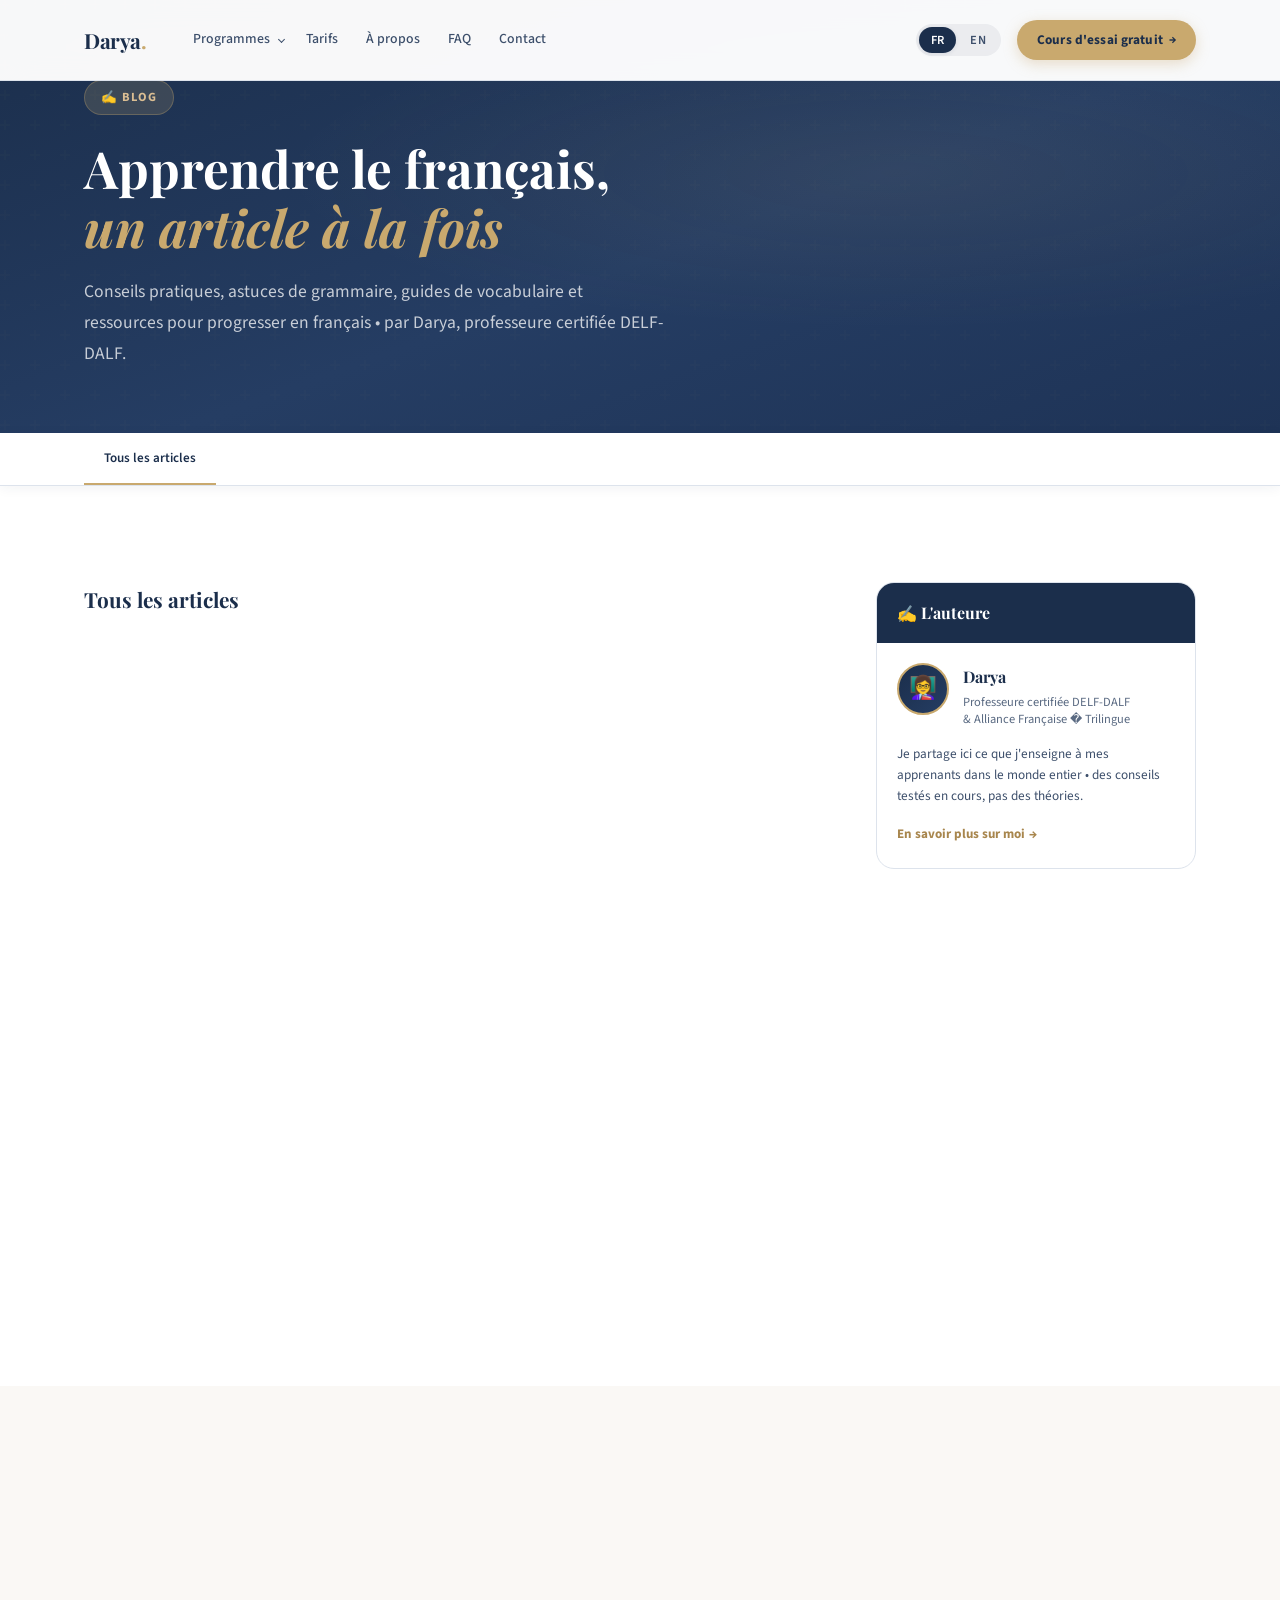
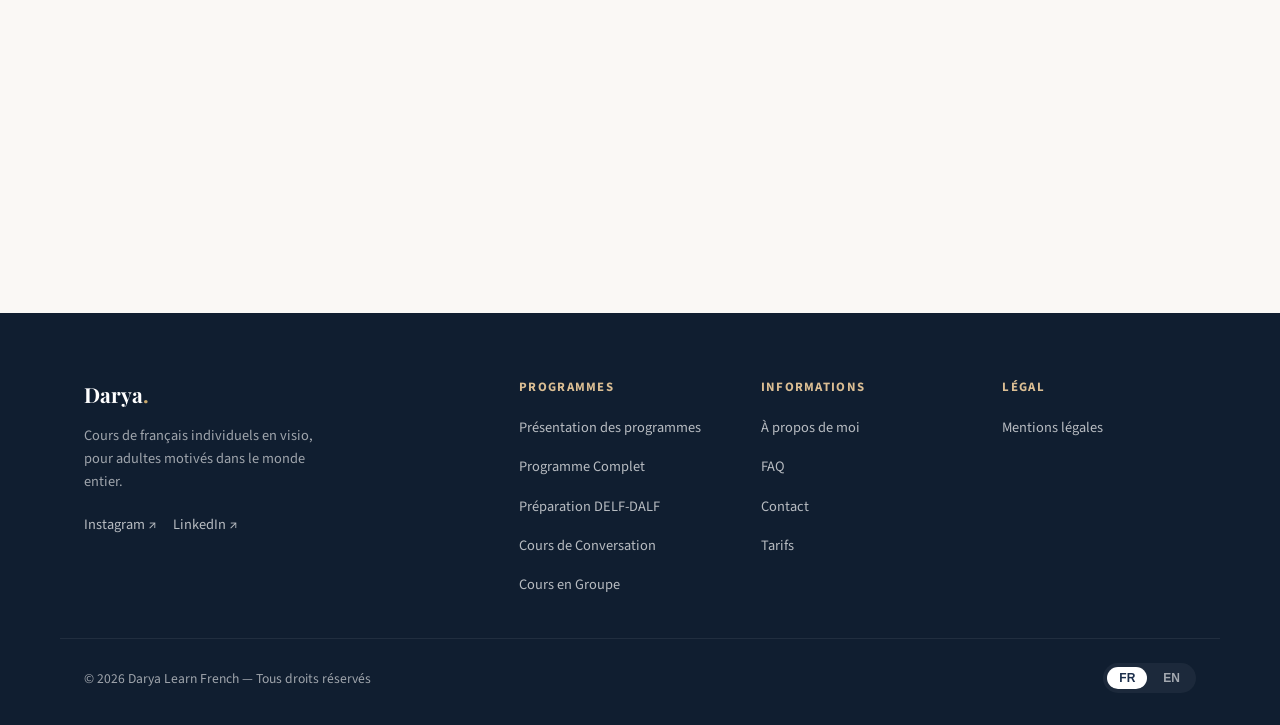
<file: blog.html>
<!DOCTYPE html>
<html lang="fr" data-lang="fr">

<head>
  <meta charset="UTF-8" />
  <meta name="viewport" content="width=device-width, initial-scale=1.0" />

  <!-- ══ SEO META ══ -->
  <title lang="fr">Blog — Conseils pour apprendre le français | Darya Learn French</title>
  <meta name="description"
    content="Conseils pratiques, astuces et ressources pour apprendre le français en ligne. Grammaire, vocabulaire, DELF/DALF, prononciation. Cours individuels ou en groupes — par Darya, professeure certifiée." />
  <!-- EN meta description removed (only FR kept for single-URL bilingual): <meta name="description" lang="en" content="Practical tips, tricks and resources to learn French online. Grammar, vocabulary, DELF/DALF, pronunciation. Individual or group classes — by Darya, certified French teacher." /> -->
  <link rel="canonical" href="https://daryalearnfrench.com/blog" />
  <link rel="alternate" hreflang="fr" href="https://daryalearnfrench.com/blog" />
  <link rel="alternate" hreflang="en" href="https://daryalearnfrench.com/en/blog" />
  <link rel="alternate" hreflang="x-default" href="https://daryalearnfrench.com/blog" />

  <!-- ══ OPEN GRAPH ══ -->
  <meta property="og:type" content="website" />
  <meta property="og:url" content="https://daryalearnfrench.com/blog" />
  <meta property="og:title" content="Blog — Conseils pour apprendre le français | Darya Learn French" />
  <meta property="og:description"
    content="Conseils pratiques et ressources pour progresser en français. Cours individuels ou en groupes — par une professeure certifiée DELF-DALF." />
  <meta property="og:image" content="https://daryalearnfrench.com/assets/og-image.jpg" />
  <meta name="twitter:card" content="summary_large_image" />

  <!-- ══ SCHEMA.ORG ══ -->
  <script type="application/ld+json">
  {
    "@context": "https://schema.org",
    "@graph": [
      {
        "@type": "Blog",
        "@id": "https://daryalearnfrench.com/blog",
        "name": "Blog — Darya Learn French",
        "url": "https://daryalearnfrench.com/blog",
        "description": "Conseils, astuces et ressources pour apprendre le français. Cours individuels ou en groupes avec une professeure certifiée DELF-DALF",
        "inLanguage": ["fr", "en"],
        "author": {
          "@type": "Person",
          "@id": "https://daryalearnfrench.com/#darya",
          "name": "Darya",
          "jobTitle": "Professeure de français certifiée DELF-DALF",
          "url": "https://daryalearnfrench.com/"
        },
        "publisher": {
          "@type": "EducationalOrganization",
          "name": "Darya Learn French",
          "url": "https://daryalearnfrench.com/"
        }
      },
      {
        "@type": "BreadcrumbList",
        "itemListElement": [
          { "@type": "ListItem", "position": 1, "name": "Accueil", "item": "https://daryalearnfrench.com/" },
          { "@type": "ListItem", "position": 2, "name": "Blog", "item": "https://daryalearnfrench.com/blog" }
        ]
      }
    ]
  }
  </script>

  <!-- ══ FONTS ══ -->
  <link rel="preconnect" href="https://fonts.googleapis.com" />
  <link rel="preconnect" href="https://fonts.gstatic.com" crossorigin />
  <link
    href="https://fonts.googleapis.com/css2?family=Playfair+Display:ital,wght@0,400;0,600;0,700;1,400;1,600&family=Source+Sans+3:wght@300;400;500;600;700&display=swap"
    rel="stylesheet" />

  <style>
    /* ══════════════════════════════════════════
       CSS VARIABLES — DESIGN SYSTEM
    ══════════════════════════════════════════ */
    :root {
      --navy: #1B2E4B;
      --navy-mid: #253d63;
      --navy-light: #3a5880;
      --gold: #C9A96E;
      --gold-light: #dbbe93;
      --gold-dark: #a8864d;
      --cream: #FAF8F5;
      --cream-dark: #F0EBE2;
      --white: #FFFFFF;
      --text: #1A2840;
      --text-mid: #3d4f6b;
      --text-muted: #5a6a82;
      --border: #dde3ec;
      --shadow: rgba(27, 46, 75, 0.10);
      --shadow-lg: rgba(27, 46, 75, 0.18);
      --font-display: 'Playfair Display', Georgia, serif;
      --font-body: 'Source Sans 3', 'Helvetica Neue', sans-serif;
      --section-py: 96px;
      --container: 1160px;
      --radius: 10px;
      --radius-lg: 18px;
      --transition: 0.25s ease;
    }

    /* ══ RESET & BASE ══ */
    *,
    *::before,
    *::after {
      box-sizing: border-box;
      margin: 0;
      padding: 0;
    }

    html {
      scroll-behavior: smooth;
      font-size: 16px;
    }

    body {
      font-family: var(--font-body);
      color: var(--text);
      background: var(--white);
      line-height: 1.7;
      -webkit-font-smoothing: antialiased;
      padding-top: 68px;
    }

    img {
      max-width: 100%;
      display: block;
    }

    a {
      color: inherit;
      text-decoration: none;
    }

    /* ══ LANG VISIBILITY ══ */
    body.en .lang-fr {
      display: none;
    }

    body.fr .lang-en {
      display: none;
    }

    body:not(.en):not(.fr) .lang-en {
      display: none;
    }

    .container {
      max-width: var(--container);
      margin: 0 auto;
      padding: 0 24px;
    }

    .section {
      padding: var(--section-py) 0;
    }

    .section--alt {
      background: var(--cream);
    }

    /* ══ ANIMATIONS ══ */
    .fade-up {
      opacity: 0;
      transform: translateY(28px);
      transition: opacity 0.65s ease, transform 0.65s ease;
    }

    .fade-up.visible {
      opacity: 1;
      transform: translateY(0);
    }

    .fade-up:nth-child(2) {
      transition-delay: 0.08s;
    }

    .fade-up:nth-child(3) {
      transition-delay: 0.16s;
    }

    .fade-up:nth-child(4) {
      transition-delay: 0.24s;
    }

    .fade-up:nth-child(5) {
      transition-delay: 0.32s;
    }

    .fade-up:nth-child(6) {
      transition-delay: 0.40s;
    }

    /* ══ EYEBROW ══ */
    .eyebrow {
      display: inline-flex;
      align-items: center;
      gap: 8px;
      font-family: var(--font-body);
      font-size: 0.75rem;
      font-weight: 700;
      letter-spacing: 0.12em;
      text-transform: uppercase;
      color: var(--gold);
      margin-bottom: 16px;
    }

    .eyebrow::before {
      content: '';
      width: 28px;
      height: 2px;
      background: var(--gold);
      display: inline-block;
    }

    /* ══ SECTION TITLES ══ */
    .section-title {
      font-family: var(--font-display);
      font-size: clamp(2rem, 4vw, 2.75rem);
      font-weight: 700;
      line-height: 1.2;
      color: var(--navy);
      margin-bottom: 20px;
    }

    .section-title em {
      font-style: italic;
      color: var(--gold);
    }

    /* ══ BUTTONS ══ */
    .btn {
      display: inline-flex;
      align-items: center;
      gap: 8px;
      padding: 15px 32px;
      border-radius: 6px;
      font-family: var(--font-body);
      font-size: 0.95rem;
      font-weight: 600;
      cursor: pointer;
      border: none;
      transition: all var(--transition);
      white-space: nowrap;
    }

    .btn--gold {
      background: var(--gold);
      color: var(--navy);
      box-shadow: 0 4px 16px rgba(201, 169, 110, 0.35);
    }

    .btn--gold:hover {
      background: var(--gold-dark);
      transform: translateY(-2px);
      box-shadow: 0 8px 24px rgba(201, 169, 110, 0.45);
    }

    .btn--outline-navy {
      background: transparent;
      color: var(--navy);
      border: 2px solid var(--navy);
    }

    .btn--outline-navy:hover {
      background: var(--navy);
      color: var(--white);
    }

    /* ══ NAVBAR ══ */
    .navbar {
      position: fixed;
      top: 0;
      left: 0;
      right: 0;
      z-index: 1000;
      background: rgba(255, 255, 255, 0.97);
      backdrop-filter: blur(14px);
      -webkit-backdrop-filter: blur(14px);
      border-bottom: 1px solid var(--border);
      transition: box-shadow var(--transition);
    }

    .navbar.scrolled {
      box-shadow: 0 2px 24px var(--shadow);
    }

    .navbar__inner {
      display: flex;
      align-items: center;
      justify-content: space-between;
      height: 68px;
      max-width: var(--container);
      margin: 0 auto;
      padding: 0 24px;
      gap: 32px;
    }

    .navbar__logo {
      font-family: var(--font-display);
      font-size: 1.3rem;
      font-weight: 700;
      color: var(--navy);
      letter-spacing: -0.02em;
      text-decoration: none;
      flex-shrink: 0;
      line-height: 1;
    }

    .navbar__logo span {
      color: var(--gold);
    }

    .navbar__links {
      display: flex;
      align-items: center;
      gap: 0;
      list-style: none;
      flex: 1;
    }

    .navbar__links>li {
      position: relative;
    }

    .navbar__links>li>a {
      display: block;
      padding: 8px 14px;
      font-size: 0.865rem;
      font-weight: 500;
      color: var(--text-mid);
      text-decoration: none;
      transition: color var(--transition);
      position: relative;
      white-space: nowrap;
    }

    .navbar__links>li>a::after {
      content: '';
      position: absolute;
      bottom: 2px;
      left: 14px;
      right: 14px;
      height: 2px;
      background: var(--gold);
      transform: scaleX(0);
      transition: transform var(--transition);
      border-radius: 2px;
    }

    .navbar__links>li>a:hover,
    .navbar__links>li>a.active {
      color: var(--navy);
    }

    .navbar__links>li>a:hover::after,
    .navbar__links>li>a.active::after {
      transform: scaleX(1);
    }

    .navbar__links>li>a.active {
      font-weight: 600;
    }

    .navbar__links>li.has-dropdown>a {
      padding-right: 22px;
    }

    .navbar__links>li.has-dropdown>a::before {
      content: '';
      position: absolute;
      right: 8px;
      top: 50%;
      transform: translateY(-60%) rotate(45deg);
      width: 5px;
      height: 5px;
      border-right: 1.5px solid currentColor;
      border-bottom: 1.5px solid currentColor;
      transition: transform var(--transition);
    }

    .navbar__links>li.has-dropdown:hover>a::before,
    .navbar__links>li.has-dropdown.open>a::before {
      transform: translateY(-30%) rotate(-135deg);
    }

    .navbar__dropdown {
      position: absolute;
      top: calc(100% + 6px);
      left: 0;
      min-width: 240px;
      background: var(--white);
      border: 1px solid var(--border);
      border-radius: 10px;
      box-shadow: 0 12px 40px rgba(27, 46, 75, 0.14);
      padding: 8px 0;
      opacity: 0;
      visibility: hidden;
      transform: translateY(-6px);
      transition: opacity 0.18s ease, transform 0.18s ease, visibility 0.18s;
      list-style: none;
    }

    .navbar__links>li.has-dropdown:hover .navbar__dropdown,
    .navbar__links>li.has-dropdown.open .navbar__dropdown {
      opacity: 1;
      visibility: visible;
      transform: translateY(0);
    }

    .navbar__dropdown li a {
      display: flex;
      align-items: center;
      gap: 10px;
      padding: 10px 18px;
      font-size: 0.85rem;
      font-weight: 500;
      color: var(--text-mid);
      text-decoration: none;
      transition: background var(--transition), color var(--transition);
    }

    .navbar__dropdown li a:hover {
      background: rgba(201, 169, 110, 0.08);
      color: var(--navy);
    }

    .navbar__dropdown li a.active {
      color: var(--navy);
      font-weight: 600;
      background: rgba(201, 169, 110, 0.10);
    }

    .navbar__dropdown li a .dd-icon {
      width: 28px;
      height: 28px;
      border-radius: 6px;
      background: rgba(201, 169, 110, 0.12);
      display: flex;
      align-items: center;
      justify-content: center;
      font-size: 0.8rem;
      flex-shrink: 0;
    }

    .navbar__dropdown li+li {
      border-top: 1px solid var(--border);
    }

    .navbar__right {
      display: flex;
      align-items: center;
      gap: 16px;
      flex-shrink: 0;
    }

    .lang-switcher {
      display: flex;
      align-items: center;
      background: rgba(27, 46, 75, 0.06);
      border-radius: 100px;
      padding: 3px;
      gap: 2px;
    }

    .lang-btn {
      padding: 4px 12px;
      border-radius: 100px;
      border: none;
      background: transparent;
      font-family: var(--font-body);
      font-size: 0.78rem;
      font-weight: 600;
      color: var(--text-mid);
      cursor: pointer;
      transition: background var(--transition), color var(--transition);
      letter-spacing: 0.03em;
    }

    .lang-btn.active {
      background: var(--navy);
      color: var(--white);
      box-shadow: 0 1px 4px var(--shadow);
    }

    .navbar__cta {
      display: inline-flex;
      align-items: center;
      gap: 6px;
      padding: 9px 20px;
      border-radius: 100px;
      background: var(--gold);
      color: var(--navy);
      font-family: var(--font-body);
      font-size: 0.83rem;
      font-weight: 700;
      text-decoration: none;
      box-shadow: 0 4px 14px rgba(201, 169, 110, 0.35);
      transition: background var(--transition), transform var(--transition), box-shadow var(--transition);
      white-space: nowrap;
      letter-spacing: 0.01em;
    }

    .navbar__cta:hover {
      background: var(--gold-light);
      transform: translateY(-1px);
      box-shadow: 0 6px 20px rgba(201, 169, 110, 0.45);
    }

    .navbar__cta .cta-arrow {
      font-size: 0.9em;
      transition: transform var(--transition);
    }

    .navbar__cta:hover .cta-arrow {
      transform: translateX(2px);
    }

    .nav-toggle {
      display: none;
      flex-direction: column;
      gap: 5px;
      cursor: pointer;
      padding: 6px;
      background: none;
      border: none;
      margin-left: 4px;
    }

    .nav-toggle span {
      width: 24px;
      height: 2px;
      background: var(--navy);
      border-radius: 2px;
      transition: all 0.22s ease;
      display: block;
    }

    @media (max-width: 900px) {
      .navbar__links {
        display: none;
        flex-direction: column;
        align-items: stretch;
        gap: 0;
        position: absolute;
        top: 68px;
        left: 0;
        right: 0;
        background: var(--white);
        border-bottom: 1px solid var(--border);
        box-shadow: 0 12px 32px var(--shadow);
        padding: 12px 0 16px;
        z-index: 999;
      }

      .navbar__links.mobile-open {
        display: flex;
      }

      .navbar__links>li>a {
        padding: 12px 24px;
        font-size: 0.95rem;
      }

      .navbar__links>li>a::after {
        display: none;
      }

      .navbar__links>li.has-dropdown>a::before {
        right: 20px;
      }

      .navbar__dropdown {
        position: static;
        opacity: 1;
        visibility: visible;
        transform: none;
        box-shadow: none;
        border: none;
        border-radius: 0;
        background: rgba(27, 46, 75, 0.03);
        padding: 0;
        display: none;
      }

      .navbar__links>li.has-dropdown.open .navbar__dropdown {
        display: block;
      }

      .navbar__dropdown li a {
        padding-left: 40px;
        font-size: 0.875rem;
      }

      .navbar__dropdown li+li {
        border-top: none;
      }

      .nav-toggle {
        display: flex;
      }

      .navbar__cta {
        display: none;
      }

      .navbar__right {
        gap: 10px;
      }

      .navbar__cta-mobile {
        display: block;
        margin: 12px 20px 0;
        text-align: center;
      }

      .navbar__cta-mobile a {
        display: block;
        padding: 12px 20px;
        border-radius: 100px;
        background: var(--gold);
        color: var(--navy);
        font-weight: 700;
        font-size: 0.9rem;
        text-decoration: none;
        box-shadow: 0 4px 14px rgba(201, 169, 110, 0.35);
      }
    }

    @media (min-width: 901px) {
      .navbar__cta-mobile {
        display: none;
      }
    }



    /* ══════════════════════════════════════════
       PAGE HERO
    ══════════════════════════════════════════ */
    .page-hero {
      padding: 80px 0 64px;
      background:
        radial-gradient(ellipse 80% 60% at 70% 40%, rgba(201, 169, 110, 0.08) 0%, transparent 60%),
        linear-gradient(160deg, var(--navy) 0%, #253d63 55%, #1e3356 100%);
      position: relative;
      overflow: hidden;
    }

    .page-hero::before {
      content: '';
      position: absolute;
      inset: 0;
      background-image: url("data:image/svg+xml,%3Csvg width='60' height='60' viewBox='0 0 60 60' xmlns='http://www.w3.org/2000/svg'%3E%3Cg fill='none' fill-rule='evenodd'%3E%3Cg fill='%23C9A96E' fill-opacity='0.04'%3E%3Cpath d='M36 34v-4h-2v4h-4v2h4v4h2v-4h4v-2h-4zm0-30V0h-2v4h-4v2h4v4h2V6h4V4h-4zM6 34v-4H4v4H0v2h4v4h2v-4h4v-2H6zM6 4V0H4v4H0v2h4v4h2V6h4V4H6z'/%3E%3C/g%3E%3C/g%3E%3C/svg%3E");
      opacity: 0.5;
    }

    .page-hero__inner {
      position: relative;
      z-index: 1;
      max-width: 760px;
    }

    .page-hero__eyebrow {
      display: inline-flex;
      align-items: center;
      gap: 10px;
      background: rgba(201, 169, 110, 0.18);
      border: 1px solid rgba(201, 169, 110, 0.3);
      border-radius: 100px;
      padding: 6px 16px;
      font-size: 0.78rem;
      font-weight: 700;
      letter-spacing: 0.08em;
      text-transform: uppercase;
      color: var(--gold-light);
      margin-bottom: 24px;
    }

    .page-hero__title {
      font-family: var(--font-display);
      font-size: clamp(2.2rem, 4.5vw, 3.2rem);
      font-weight: 700;
      line-height: 1.15;
      color: var(--white);
      margin-bottom: 20px;
    }

    .page-hero__title em {
      font-style: italic;
      color: var(--gold);
    }

    .page-hero__subtitle {
      font-size: 1.1rem;
      color: rgba(255, 255, 255, 0.75);
      line-height: 1.75;
      max-width: 580px;
    }

    /* ══════════════════════════════════════════
       CATEGORY FILTER BAR
       ─ Ajouter les boutons dans le HTML quand
         les catégories seront connues
    ══════════════════════════════════════════ */
    .categories-bar {
      background: var(--white);
      border-bottom: 1px solid var(--border);
      position: sticky;
      top: 68px;
      z-index: 100;
      box-shadow: 0 2px 12px rgba(27, 46, 75, 0.06);
    }

    .categories-bar__inner {
      display: flex;
      align-items: center;
      overflow-x: auto;
      scrollbar-width: none;
      max-width: var(--container);
      margin: 0 auto;
      padding: 0 24px;
    }

    .categories-bar__inner::-webkit-scrollbar {
      display: none;
    }

    .cat-btn {
      display: flex;
      align-items: center;
      gap: 6px;
      padding: 16px 20px;
      font-family: var(--font-body);
      font-size: 0.82rem;
      font-weight: 600;
      color: var(--text-muted);
      background: none;
      border: none;
      border-bottom: 2px solid transparent;
      cursor: pointer;
      transition: all var(--transition);
      white-space: nowrap;
    }

    .cat-btn:hover {
      color: var(--navy);
      border-bottom-color: var(--border);
    }

    .cat-btn.active {
      color: var(--navy);
      border-bottom-color: var(--gold);
    }

    .cat-count {
      background: var(--cream-dark);
      border-radius: 100px;
      padding: 1px 7px;
      font-size: 0.7rem;
      font-weight: 700;
      color: var(--text-muted);
    }

    .cat-btn.active .cat-count {
      background: rgba(201, 169, 110, 0.2);
      color: var(--gold-dark);
    }

    /* ══════════════════════════════════════════
       BLOG LAYOUT
    ══════════════════════════════════════════ */
    .blog-layout {
      display: grid;
      grid-template-columns: 1fr 320px;
      gap: 56px;
      align-items: start;
    }

    /* ══ FEATURED POST ══
       Utiliser data-cat="SLUG" sur l'article
       ─────────────────────────────────────
       Structure :
         <article class="featured-post fade-up" data-cat="SLUG">
           <div class="featured-post__image">
             <img src="..." alt="..." class="featured-post__img" />
             <span class="featured-badge lang-fr">⭐ À la une</span>
             <span class="featured-badge lang-en">⭐ Featured</span>
             <span class="featured-post__cat-pill lang-fr">Catégorie FR</span>
             <span class="featured-post__cat-pill lang-en">Category EN</span>
           </div>
           <div class="featured-post__body">
             <div class="lang-fr">
               <div class="post-meta">
                 <span class="post-date">JJ mois AAAA</span>
                 <span class="post-read-time">X min de lecture</span>
                 <span class="post-level level-[CODE]">Niveau</span>
               </div>
               <h2 class="featured-post__title">Titre <em>italique</em></h2>
               <p class="featured-post__excerpt">Extrait (2–3 phrases).</p>
               <a href="./blog.html" class="read-link">Lire l'article</a>
             </div>
             <div class="lang-en" aria-hidden="true">... (version EN)</div>
           </div>
         </article>
    ══════════════════════════════════════════ */
    .featured-post {
      display: grid;
      grid-template-columns: 1fr 1fr;
      border: 1px solid var(--border);
      border-radius: var(--radius-lg);
      overflow: hidden;
      box-shadow: 0 8px 40px var(--shadow);
      margin-bottom: 48px;
      background: var(--white);
      transition: box-shadow var(--transition), transform var(--transition);
    }

    .featured-post:hover {
      box-shadow: 0 16px 56px var(--shadow-lg);
      transform: translateY(-3px);
    }

    .featured-post__image {
      background: linear-gradient(135deg, var(--navy) 0%, var(--navy-mid) 100%);
      min-height: 300px;
      position: relative;
      display: flex;
      align-items: flex-end;
      padding: 24px;
    }

    .featured-post__img {
      position: absolute;
      inset: 0;
      width: 100%;
      height: 100%;
      object-fit: cover;
    }

    .featured-badge {
      position: absolute;
      top: 20px;
      left: 20px;
      background: var(--gold);
      color: var(--navy);
      font-size: 0.7rem;
      font-weight: 800;
      letter-spacing: 0.08em;
      text-transform: uppercase;
      padding: 4px 10px;
      border-radius: 4px;
    }

    .featured-post__cat-pill {
      position: relative;
      z-index: 1;
      display: inline-flex;
      align-items: center;
      background: rgba(201, 169, 110, 0.25);
      border: 1px solid rgba(201, 169, 110, 0.4);
      border-radius: 100px;
      padding: 5px 12px;
      font-size: 0.72rem;
      font-weight: 700;
      letter-spacing: 0.06em;
      text-transform: uppercase;
      color: var(--gold-light);
    }

    .featured-post__body {
      padding: 36px;
      display: flex;
      flex-direction: column;
      justify-content: center;
    }

    .post-meta {
      display: flex;
      align-items: center;
      gap: 10px;
      margin-bottom: 14px;
      flex-wrap: wrap;
    }

    .post-date {
      font-size: 0.78rem;
      color: var(--text-muted);
    }

    .post-read-time {
      font-size: 0.78rem;
      color: var(--text-muted);
      display: flex;
      align-items: center;
      gap: 4px;
    }

    .post-read-time::before {
      content: '�';
    }

    /* Badges de niveau */
    .post-level {
      display: inline-flex;
      align-items: center;
      font-size: 0.68rem;
      font-weight: 700;
      text-transform: uppercase;
      letter-spacing: 0.06em;
      padding: 2px 8px;
      border-radius: 4px;
    }

    .level-a1-b1 {
      background: rgba(74, 222, 128, 0.12);
      color: #166534;
    }

    .level-b1-c1 {
      background: rgba(251, 191, 36, 0.12);
      color: #92400e;
    }

    .level-all {
      background: rgba(99, 102, 241, 0.1);
      color: #4338ca;
    }

    .level-exam {
      background: rgba(239, 68, 68, 0.1);
      color: #991b1b;
    }

    .featured-post__title {
      font-family: var(--font-display);
      font-size: 1.55rem;
      font-weight: 700;
      line-height: 1.25;
      color: var(--navy);
      margin-bottom: 12px;
    }

    .featured-post__title em {
      font-style: italic;
      color: var(--gold);
    }

    .featured-post__excerpt {
      font-size: 0.95rem;
      color: var(--text-mid);
      line-height: 1.7;
      margin-bottom: 24px;
    }

    .read-link {
      display: inline-flex;
      align-items: center;
      gap: 6px;
      font-size: 0.875rem;
      font-weight: 700;
      color: var(--navy);
      transition: gap var(--transition), color var(--transition);
    }

    .read-link:hover {
      gap: 10px;
      color: var(--gold-dark);
    }

    .read-link::after {
      content: '→';
    }

    /* ══ POSTS GRID ══
       ─────────────────────────────────────
       Structure d'une carte :
         <article class="post-card fade-up" data-cat="SLUG">
           <div class="post-card__image">
             <img src="..." alt="..." class="post-card__img" />
             <div class="post-card__image-overlay"></div>
             <span class="post-card__cat-pill lang-fr">Catégorie FR</span>
             <span class="post-card__cat-pill lang-en">Category EN</span>
           </div>
           <div class="post-card__body">
             <div class="lang-fr">
               <div class="post-meta" style="margin-bottom:10px;">
                 <span class="post-date">JJ mois AAAA</span>
                 <span class="post-read-time">X min</span>
                 <span class="post-level level-[CODE]">Niveau</span>
               </div>
               <h3 class="post-card__title">Titre</h3>
               <p class="post-card__excerpt">Extrait (1–2 phrases).</p>
               <div class="post-card__footer">
                 <a href="./blog.html" class="post-card__link">Lire</a>
               </div>
             </div>
             <div class="lang-en" aria-hidden="true">... (version EN)</div>
           </div>
         </article>

       Codes niveaux :
         level-a1-b1  → vert   (débutant–intermédiaire)
         level-b1-c1  → ambre  (intermédiaire–avancé)
         level-all    → violet (tous niveaux)
         level-exam   → rouge  (DELF / DALF)
    ══════════════════════════════════════════ */
    .posts-grid {
      display: grid;
      grid-template-columns: 1fr 1fr;
      gap: 24px;
    }

    .post-card {
      border: 1px solid var(--border);
      border-radius: var(--radius-lg);
      overflow: hidden;
      background: var(--white);
      display: flex;
      flex-direction: column;
      transition: box-shadow var(--transition), transform var(--transition), border-color var(--transition);
    }

    .post-card:hover {
      box-shadow: 0 8px 32px var(--shadow);
      transform: translateY(-3px);
      border-color: var(--gold-light);
    }

    .post-card__image {
      height: 160px;
      background: linear-gradient(135deg, var(--navy) 0%, var(--navy-mid) 100%);
      position: relative;
      overflow: hidden;
    }

    .post-card__img {
      position: absolute;
      inset: 0;
      width: 100%;
      height: 100%;
      object-fit: cover;
    }

    .post-card__image-overlay {
      position: absolute;
      inset: 0;
      background: linear-gradient(to bottom, transparent 40%, rgba(27, 46, 75, 0.4) 100%);
    }

    .post-card__cat-pill {
      position: absolute;
      bottom: 12px;
      left: 14px;
      z-index: 1;
      background: rgba(201, 169, 110, 0.25);
      border: 1px solid rgba(201, 169, 110, 0.4);
      border-radius: 100px;
      padding: 3px 10px;
      font-size: 0.68rem;
      font-weight: 700;
      letter-spacing: 0.06em;
      text-transform: uppercase;
      color: var(--gold-light);
    }

    .post-card__body {
      padding: 22px;
      flex: 1;
      display: flex;
      flex-direction: column;
    }

    .post-card__title {
      font-family: var(--font-display);
      font-size: 1.1rem;
      font-weight: 700;
      line-height: 1.3;
      color: var(--navy);
      margin-bottom: 8px;
      transition: color var(--transition);
    }

    .post-card:hover .post-card__title {
      color: var(--gold-dark);
    }

    .post-card__excerpt {
      font-size: 0.855rem;
      color: var(--text-mid);
      line-height: 1.65;
      flex: 1;
      margin-bottom: 16px;
    }

    .post-card__footer {
      display: flex;
      align-items: center;
      justify-content: space-between;
      margin-top: auto;
    }

    .post-card__link {
      font-size: 0.8rem;
      font-weight: 700;
      color: var(--navy);
      display: flex;
      align-items: center;
      gap: 4px;
      transition: gap var(--transition), color var(--transition);
    }

    .post-card__link:hover {
      gap: 8px;
      color: var(--gold-dark);
    }

    .post-card__link::after {
      content: '→';
    }

    /* ══════════════════════════════════════════
       SIDEBAR
    ══════════════════════════════════════════ */
    .blog-sidebar {
      display: flex;
      flex-direction: column;
      gap: 24px;
    }

    /* Sidebar card générique */
    .sidebar-card {
      border: 1px solid var(--border);
      border-radius: var(--radius-lg);
      overflow: hidden;
      background: var(--white);
    }

    .sidebar-card__header {
      background: var(--navy);
      padding: 16px 20px;
    }

    .sidebar-card__header-title {
      font-family: var(--font-display);
      font-size: 1rem;
      font-weight: 700;
      color: var(--white);
    }

    .sidebar-card__body {
      padding: 20px;
    }

    /* Topics list */
    .topics-list {
      list-style: none;
      display: flex;
      flex-direction: column;
      gap: 4px;
    }

    .topic-item a {
      display: flex;
      align-items: center;
      justify-content: space-between;
      padding: 9px 12px;
      border-radius: 8px;
      font-size: 0.875rem;
      color: var(--text-mid);
      transition: background var(--transition), color var(--transition);
    }

    .topic-item a:hover {
      background: var(--cream);
      color: var(--navy);
    }

    .topic-item__count {
      font-size: 0.72rem;
      font-weight: 700;
      color: var(--text-muted);
      background: var(--cream-dark);
      padding: 2px 7px;
      border-radius: 100px;
    }

    /* About sidebar */
    .sidebar-about {
      display: flex;
      gap: 14px;
      align-items: flex-start;
    }

    .sidebar-about__avatar {
      width: 52px;
      height: 52px;
      border-radius: 50%;
      background: linear-gradient(135deg, var(--navy) 0%, var(--navy-mid) 100%);
      border: 2px solid var(--gold);
      display: flex;
      align-items: center;
      justify-content: center;
      font-size: 1.4rem;
      flex-shrink: 0;
      overflow: hidden;
    }

    .sidebar-about__avatar-img {
      width: 100%;
      height: 100%;
      object-fit: cover;
      border-radius: 50%;
    }

    .sidebar-about__name {
      font-family: var(--font-display);
      font-size: 1rem;
      font-weight: 700;
      color: var(--navy);
      margin-bottom: 4px;
    }

    .sidebar-about__role {
      font-size: 0.78rem;
      color: var(--text-muted);
      line-height: 1.4;
    }

    .sidebar-about__bio {
      font-size: 0.83rem;
      color: var(--text-mid);
      line-height: 1.6;
      margin-top: 14px;
      margin-bottom: 14px;
    }

    .sidebar-about__cta {
      font-size: 0.82rem;
      font-weight: 700;
      color: var(--gold-dark);
      display: inline-flex;
      align-items: center;
      gap: 4px;
      transition: gap var(--transition);
    }

    .sidebar-about__cta:hover {
      gap: 8px;
    }

    .sidebar-about__cta::after {
      content: '→';
    }

    /* ══════════════════════════════════════════
       CTA SECTION
    ══════════════════════════════════════════ */
    .cta-section {
      background: var(--cream);
      padding: 80px 0;
      text-align: center;
    }

    .cta-section__inner {
      max-width: 640px;
      margin: 0 auto;
    }

    .cta-section__title {
      font-family: var(--font-display);
      font-size: clamp(1.8rem, 3.5vw, 2.4rem);
      font-weight: 700;
      color: var(--navy);
      margin-bottom: 16px;
      line-height: 1.25;
    }

    .cta-section__title em {
      font-style: italic;
      color: var(--gold);
    }

    .cta-section__desc {
      font-size: 1rem;
      color: var(--text-mid);
      line-height: 1.75;
      margin-bottom: 32px;
      max-width: 500px;
      margin-left: auto;
      margin-right: auto;
    }

    .cta-section__actions {
      display: flex;
      justify-content: center;
      align-items: center;
      gap: 16px;
      flex-wrap: wrap;
      margin-bottom: 14px;
    }

    .cta-section__note {
      font-size: 0.8rem;
      color: var(--text-muted);
    }

    /* ══════════════════════════════════════════
       FOOTER
    ══════════════════════════════════════════ */
    .footer {
      background: #101e30;
      color: rgba(255, 255, 255, 0.6);
      padding: 48px 0 32px;
    }

    .footer__inner {
      display: grid;
      grid-template-columns: 1fr auto auto auto;
      gap: 48px;
      margin-bottom: 40px;
    }

    .footer__brand-name {
      font-family: var(--font-display);
      font-size: 1.2rem;
      font-weight: 700;
      color: var(--white);
      margin-bottom: 10px;
    }

    .footer__brand-name span {
      color: var(--gold);
    }

    .footer__tagline {
      font-size: 0.82rem;
      color: rgba(255, 255, 255, 0.45);
      line-height: 1.6;
      max-width: 220px;
      margin-bottom: 16px;
    }

    .footer__col-title {
      font-size: 0.72rem;
      font-weight: 800;
      letter-spacing: 0.12em;
      text-transform: uppercase;
      color: rgba(255, 255, 255, 0.35);
      margin-bottom: 16px;
    }

    .footer__links {
      list-style: none;
      display: flex;
      flex-direction: column;
      gap: 10px;
    }

    .footer__links a {
      font-size: 0.85rem;
      color: rgba(255, 255, 255, 0.6);
      transition: color var(--transition);
    }

    .footer__links a:hover {
      color: var(--gold);
    }

    .footer__bottom {
      border-top: 1px solid rgba(255, 255, 255, 0.08);
      padding-top: 24px;
      display: flex;
      align-items: center;
      justify-content: space-between;
      font-size: 0.78rem;
    }

    /* ══ STICKY CTA (mobile) ══ */
    .sticky-cta {
      display: none;
      position: fixed;
      bottom: 0;
      left: 0;
      right: 0;
      z-index: 999;
      padding: 12px 20px;
      background: var(--navy);
      border-top: 2px solid var(--gold);
      text-align: center;
    }

    .sticky-cta a {
      display: block;
      background: var(--gold);
      color: var(--navy);
      padding: 13px;
      border-radius: 6px;
      font-weight: 700;
      font-size: 0.9rem;
    }

    /* ══════════════════════════════════════════
       RESPONSIVE
    ══════════════════════════════════════════ */
    @media (max-width: 1024px) {
      .blog-layout {
        grid-template-columns: 1fr;
      }

      .blog-sidebar {
        display: grid;
        grid-template-columns: 1fr 1fr;
      }

      .footer__inner {
        grid-template-columns: 1fr 1fr;
      }
    }

    @media (max-width: 768px) {
      :root {
        --section-py: 64px;
      }

      .navbar__links {
        display: none;
      }

      .navbar__links.mobile-open {
        display: flex;
        flex-direction: column;
        position: fixed;
        top: 68px;
        left: 0;
        right: 0;
        bottom: 0;
        background: var(--white);
        padding: 32px 24px;
        gap: 20px;
        overflow-y: auto;
      }

      .navbar__links.mobile-open a {
        font-size: 1.1rem;
      }

      .nav-toggle {
        display: flex;
      }

      .navbar__cta {
        display: none;
      }

      .featured-post {
        grid-template-columns: 1fr;
      }

      .featured-post__image {
        min-height: 200px;
      }

      .posts-grid {
        grid-template-columns: 1fr;
      }

      .blog-sidebar {
        grid-template-columns: 1fr;
      }

      .footer__inner {
        grid-template-columns: 1fr;
      }

      .footer__bottom {
        flex-direction: column;
        gap: 12px;
        text-align: center;
      }

      .sticky-cta {
        display: block;
      }

      body {
        padding-bottom: 70px;
      }

      .cta-section__actions {
        flex-direction: column;
      }
    }

    @media (max-width: 480px) {
      .page-hero {
        padding: 56px 0 44px;
      }
    }
  </style>

  <link rel="stylesheet" href="./responsive.css">

</head>

<body class="fr">
  <!-- ── Web Components ── -->
  <script src="./components/header.js" defer></script>
  <script src="./components/footer.js" defer></script>

  <site-header data-active="blog" data-base="./"></site-header>




  <!-- NAVBAR -->




  <!-- ══════════════════════════════════════════
  PAGE HERO
══════════════════════════════════════════ -->
  <section class="page-hero" aria-label="Blog — En-tête">
    <div class="container">
      <div class="page-hero__inner fade-up">
        <div class="lang-fr">
          <div class="page-hero__eyebrow">✍️ Blog</div>
          <h1 class="page-hero__title">Apprendre le français,<br><em>un article à la fois</em></h1>
          <p class="page-hero__subtitle">Conseils pratiques, astuces de grammaire, guides de vocabulaire et ressources
            pour progresser en français — par Darya, professeure certifiée DELF-DALF.</p>
        </div>
        <div class="lang-en" aria-hidden="true">
          <div class="page-hero__eyebrow">✍️ Blog</div>
          <h2 class="page-hero__title" aria-hidden="true">Learning French,<br><em>one article at a time</em></h2>
          <p class="page-hero__subtitle">Practical tips, grammar guides, vocabulary resources and study methods to help
            you progress in French — by Darya, DELF-DALF certified teacher.</p>
        </div>
      </div>
    </div>
  </section>


  <!-- ══════════════════════════════════════════
  CATEGORY FILTER BAR
  ─ Ajouter ici les boutons par catégorie
    une fois le contenu défini.
  Modèle :
    <button class="cat-btn" onclick="filterCat('SLUG', this)">
      Nom <span class="cat-count">N</span>
    </button>
══════════════════════════════════════════ -->
  <div class="categories-bar" role="navigation" aria-label="Filtrer par catégorie">
    <div class="categories-bar__inner">
      <div class="lang-fr" style="display:flex;">
        <button class="cat-btn active" onclick="filterCat('all', this)">Tous les articles</button>
        <!-- CATÉGORIES FR À AJOUTER -->
      </div>
    </div>
  </div>


  <!-- ══════════════════════════════════════════
  BLOG — CONTENU PRINCIPAL
══════════════════════════════════════════ -->
  <section class="section" id="blog-articles" aria-labelledby="blog-heading">
    <div class="container">
      <div class="blog-layout">

        <!-- ══════════════════════
        ARTICLES (colonne gauche)
      ══════════════════════ -->
        <main>

          <!-- ╔══════════════════════════════════════╗
             ║  ARTICLE À LA UNE                   ║
             ║  → Ajouter ici le featured article  ║
             ╚══════════════════════════════════════╝ -->


          <h2 id="blog-heading" class="lang-fr"
            style="font-family:var(--font-display);font-size:1.3rem;font-weight:700;color:var(--navy);margin-bottom:24px;">
            Tous les articles</h2>

          <!-- ╔══════════════════════════════════════╗
             ║  GRILLE D'ARTICLES                  ║
             ║  → Ajouter les .post-card ici       ║
             ╚══════════════════════════════════════╝ -->
          <div class="posts-grid" id="posts-grid">
          </div>

        </main>


        <!-- ══════════════════════
        SIDEBAR (colonne droite)
      ══════════════════════ -->
        <aside class="blog-sidebar" aria-label="Sidebar blog">

          <!-- À propos -->
          <div class="sidebar-card fade-up">
            <div class="sidebar-card__header">
              <div class="sidebar-card__header-title lang-fr">✍️ L'auteure</div>
              <div class="sidebar-card__header-title lang-en">✍️ The author</div>
            </div>
            <div class="sidebar-card__body">
              <div class="sidebar-about">
                <div class="sidebar-about__avatar">
                  <!-- Remplacer par : <img src="/assets/darya-photo.jpg" alt="Darya" class="sidebar-about__avatar-img" /> -->
                  👩‍🏫
                </div>
                <div>
                  <div class="sidebar-about__name">Darya</div>
                  <div class="sidebar-about__role lang-fr">Professeure certifiée DELF-DALF<br>& Alliance Française �
                    Trilingue</div>
                  <div class="sidebar-about__role lang-en">DELF-DALF Certified Teacher<br>& Alliance Française �
                    Trilingual</div>
                </div>
              </div>
              <p class="sidebar-about__bio lang-fr">Je partage ici ce que j'enseigne à mes apprenants dans le monde
                entier — des conseils testés en cours, pas des théories.</p>
              <p class="sidebar-about__bio lang-en">I share here what I teach my learners worldwide — tips tested in
                real lessons, not just theory.</p>
              <a href="./a-propos.html" class="sidebar-about__cta lang-fr">En savoir plus sur moi</a>
              <a href="./a-propos.html" class="sidebar-about__cta lang-en">Learn more about me</a>
            </div>
          </div>

          <!-- Thèmes
             ─ Ajouter les <li> une fois les catégories définies
             Modèle :
               <li class="topic-item">
                 <a href="#" onclick="filterCat('SLUG'); return false;">
                   <span class="lang-fr" lang="fr">EMOJI Nom FR</span>
                   <span class="lang-en" lang="en">EMOJI Name EN</span>
                   <span class="topic-item__count">N</span>
                 </a>
               </li>
        -->
          <div class="sidebar-card fade-up">
            <div class="sidebar-card__header">
              <div class="sidebar-card__header-title lang-fr">🏷️ Thèmes</div>
              <div class="sidebar-card__header-title lang-en">🏷️ Topics</div>
            </div>
            <div class="sidebar-card__body">
              <ul class="topics-list" id="topics-list">
                <!-- THÈMES À AJOUTER -->
              </ul>
            </div>
          </div>

          <!-- Encart cours d'essai -->
          <div class="fade-up"
            style="background:var(--cream);border:1px solid var(--cream-dark);border-radius:var(--radius-lg);padding:24px;text-align:center;">
            <div style="font-size:1.8rem;margin-bottom:12px;">🎓</div>
            <p style="font-family:var(--font-display);font-size:1.05rem;font-weight:700;color:var(--navy);margin-bottom:8px;line-height:1.3;"
              class="lang-fr">Envie de progresser plus vite ?</p>
            <p style="font-family:var(--font-display);font-size:1.05rem;font-weight:700;color:var(--navy);margin-bottom:8px;line-height:1.3;"
              class="lang-en">Want to progress faster?</p>
            <p style="font-size:0.83rem;color:var(--text-muted);margin-bottom:16px;line-height:1.5;" class="lang-fr">Un
              cours individuel avec moi va deux fois plus vite qu'avec des ressources seul�e.</p>
            <p style="font-size:0.83rem;color:var(--text-muted);margin-bottom:16px;line-height:1.5;" class="lang-en">A
              private lesson with me accelerates progress twice as fast as self-study alone.</p>
            <a href="./contact.html" class="btn btn--gold"
              style="width:100%;justify-content:center;font-size:0.875rem;padding:12px 20px;">
              <span class="lang-fr" lang="fr">Cours d'essai gratuit (30 min)</span>
              <span class="lang-en" lang="en">Free trial class (30 min)</span>
            </a>
            <p style="font-size:0.72rem;color:var(--text-muted);margin-top:8px;" class="lang-fr">Sans engagement �
              Réponse sous 24h</p>
            <p style="font-size:0.72rem;color:var(--text-muted);margin-top:8px;" class="lang-en">No commitment � Reply
              within 24h</p>
          </div>

        </aside>
      </div>
    </div>
  </section>


  <!-- ══════════════════════════════════════════
  CTA — COURS D'ESSAI
══════════════════════════════════════════ -->
  <section class="cta-section" aria-labelledby="cta-heading">
    <div class="container">
      <div class="cta-section__inner fade-up">
        <div class="lang-fr">
          <div class="eyebrow">Prêt�e à passer à l'étape suivante ?</div>
          <h2 class="cta-section__title" id="cta-heading">Les articles, c'est bien.<br>Un cours <em>personnalisé</em>,
            c'est mieux.</h2>
          <p class="cta-section__desc">Chaque apprenant�e a ses propres blocages, son propre rythme et ses propres
            objectifs. Un cours individuel avec moi vous permet de progresser exactement là où vous en avez besoin.</p>
          <div class="cta-section__actions">
            <a href="./contact.html" class="btn btn--gold">🎓 Cours d'essai gratuit (30 min)</a>
            <a href="./programmes.html" class="btn btn--outline-navy">Voir les formations →</a>
          </div>
          <p class="cta-section__note">Sans engagement � Sans carte bancaire � Réponse sous 24h</p>
        </div>
        <div class="lang-en" aria-hidden="true">
          <div class="eyebrow">Ready to take the next step?</div>
          <h2 class="cta-section__title">Articles are good.<br>A <em>personalized</em> lesson is better.</h2>
          <p class="cta-section__desc">Every learner has their own blocks, their own pace, their own goals. A private
            lesson with me lets you progress exactly where you need it most.</p>
          <div class="cta-section__actions">
            <a href="./contact.html" class="btn btn--gold">🎓 Free trial lesson (30 min)</a>
            <a href="./programmes.html" class="btn btn--outline-navy">Discover my programs →</a>
          </div>
          <p class="cta-section__note">No commitment � No credit card � Reply within 24h</p>
        </div>
      </div>
    </div>
  </section>


  <!-- ══════════════════════════════════════════
  FOOTER
══════════════════════════════════════════ -->
  <site-footer data-base="./"></site-footer>

  <!-- ══ STICKY CTA (mobile) ══ -->
  <div class="sticky-cta" aria-hidden="true">
    <a href="./contact.html" class="lang-fr">🎓 Cours d'essai gratuit (30 min)</a>
    <a href="./contact.html" class="lang-en">🎓 Free trial class (30 min)</a>
  </div>


  <!-- ══════════════════════════════════════════
  SCRIPTS
══════════════════════════════════════════ -->
  <script>




    // ── Category filter ──
    function filterCat(cat, btnEl) {
      document.querySelectorAll('.cat-btn').forEach(b => b.classList.remove('active'));
      if (btnEl) {
        document.querySelectorAll('.cat-btn').forEach(b => {
          if (b.getAttribute('onclick') && b.getAttribute('onclick').includes(`'${cat}'`)) b.classList.add('active');
        });
      }
      const featured = document.querySelector('.featured-post');
      const cards = document.querySelectorAll('#posts-grid .post-card');
      if (featured) featured.style.display = (cat === 'all' || featured.dataset.cat === cat) ? '' : 'none';
      cards.forEach(c => { c.style.display = (cat === 'all' || c.dataset.cat === cat) ? '' : 'none'; });
      document.getElementById('blog-articles').scrollIntoView({ behavior: 'smooth', block: 'start' });
    }

    // ── Scroll animations ──
    const observer = new IntersectionObserver((entries) => { entries.forEach(entry => { if (entry.isIntersecting) { entry.target.classList.add("visible"); } else { entry.target.classList.remove("visible"); } }); }, { threshold: 0.06, rootMargin: '0px 0px -30px 0px' });
    document.querySelectorAll('.fade-up').forEach(el => observer.observe(el));

  </script>

</body>

</html>
</file>
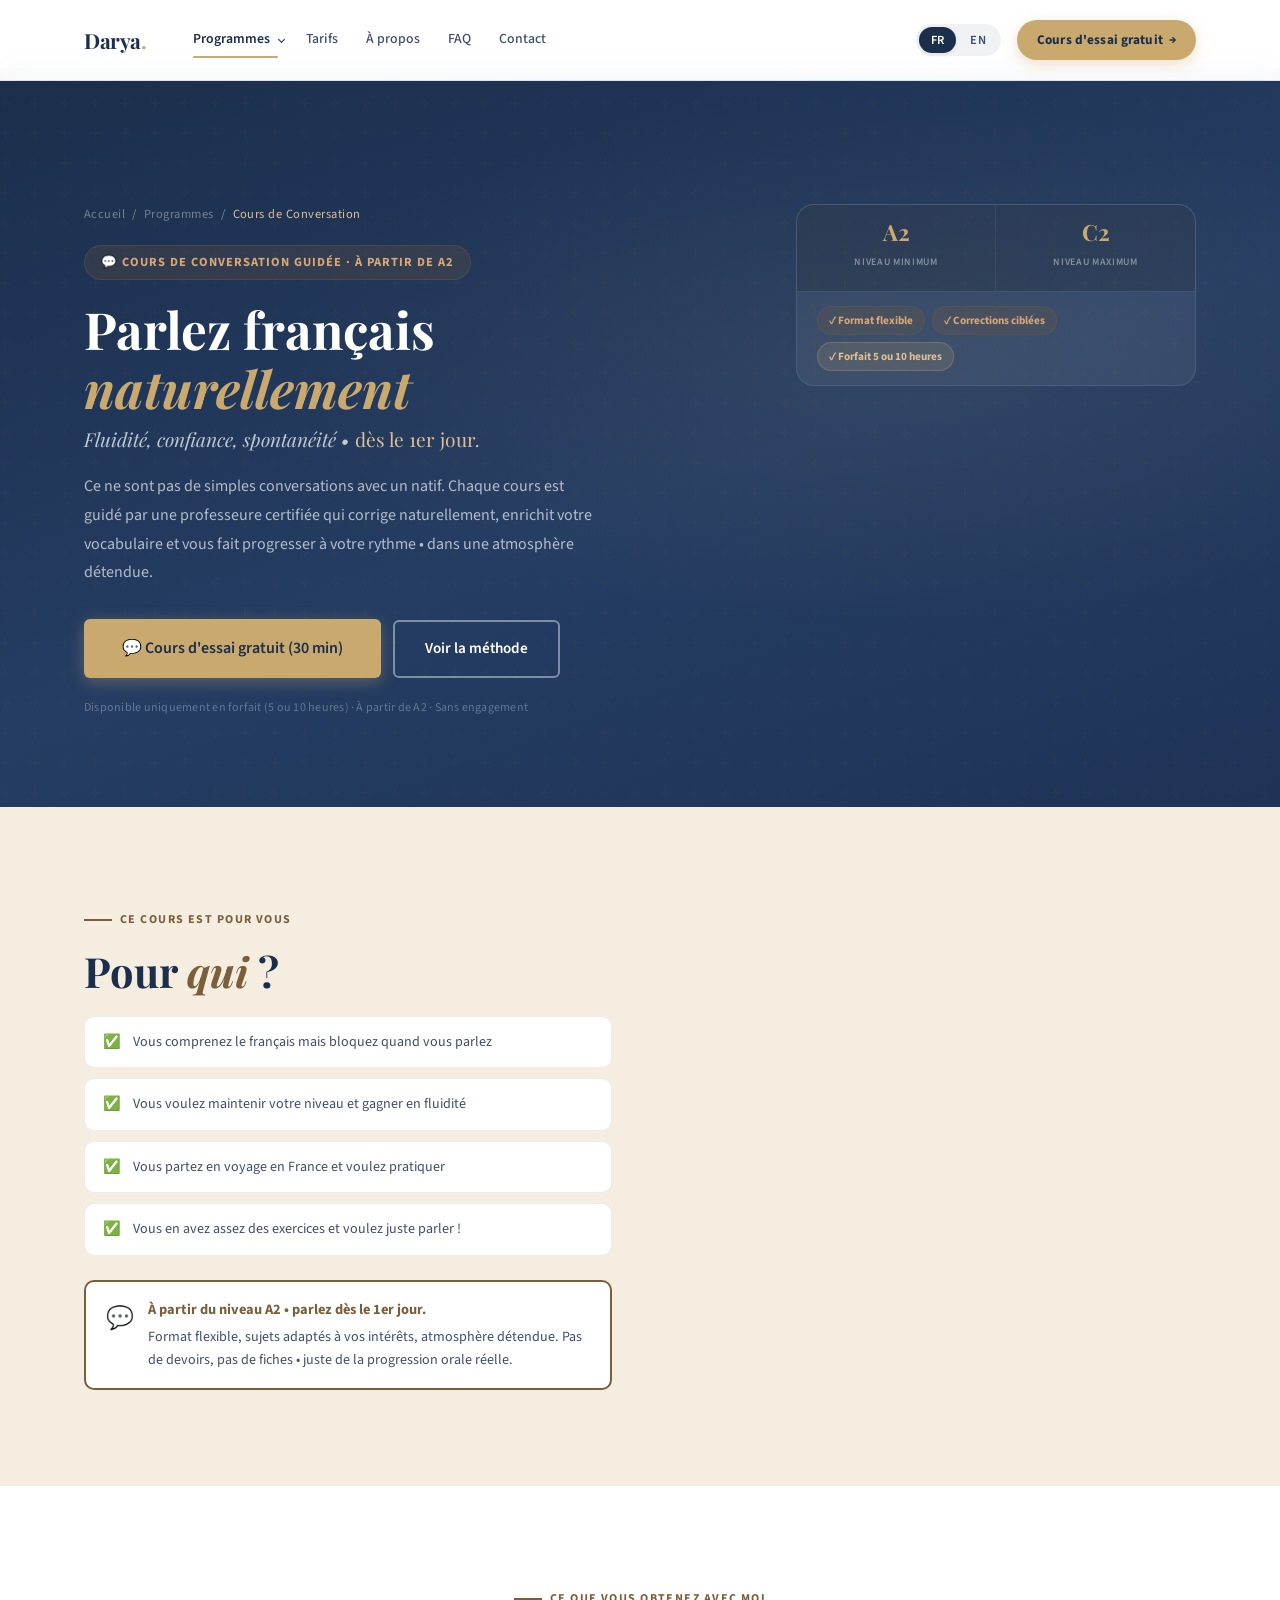
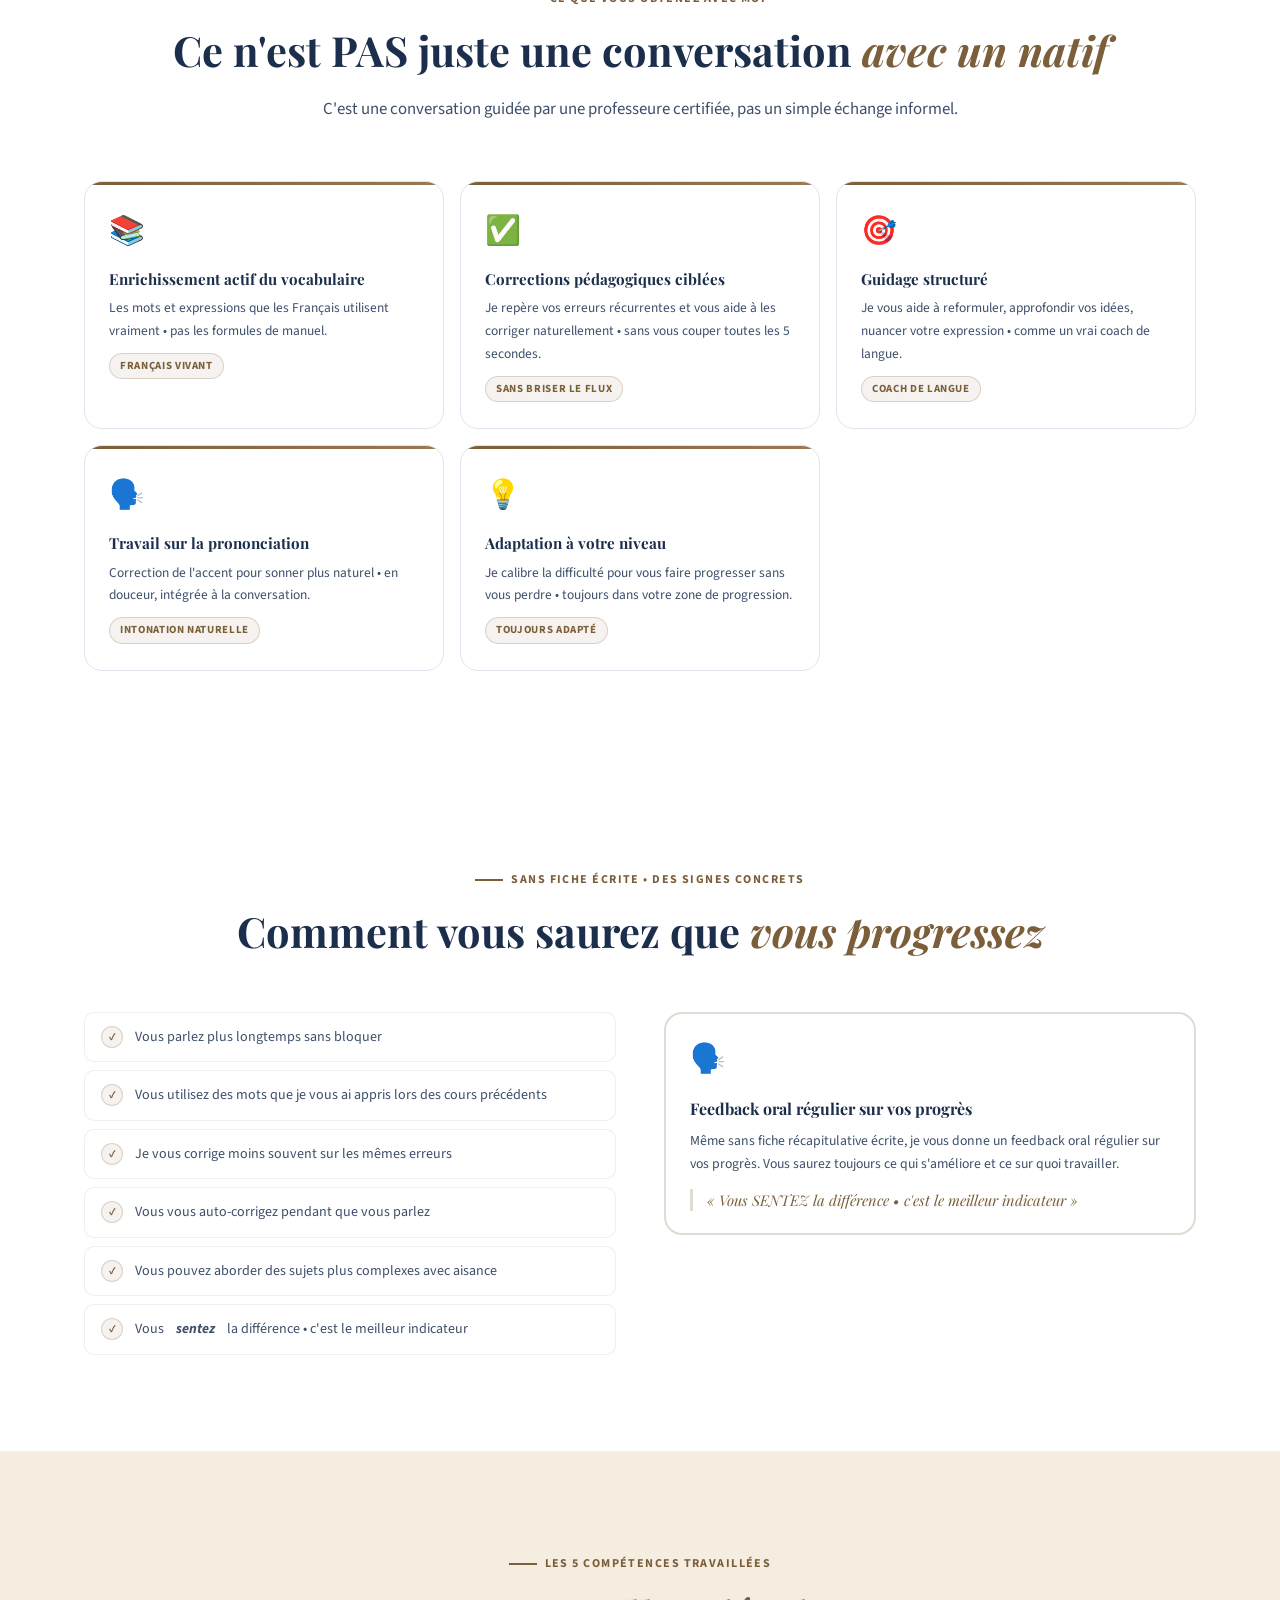
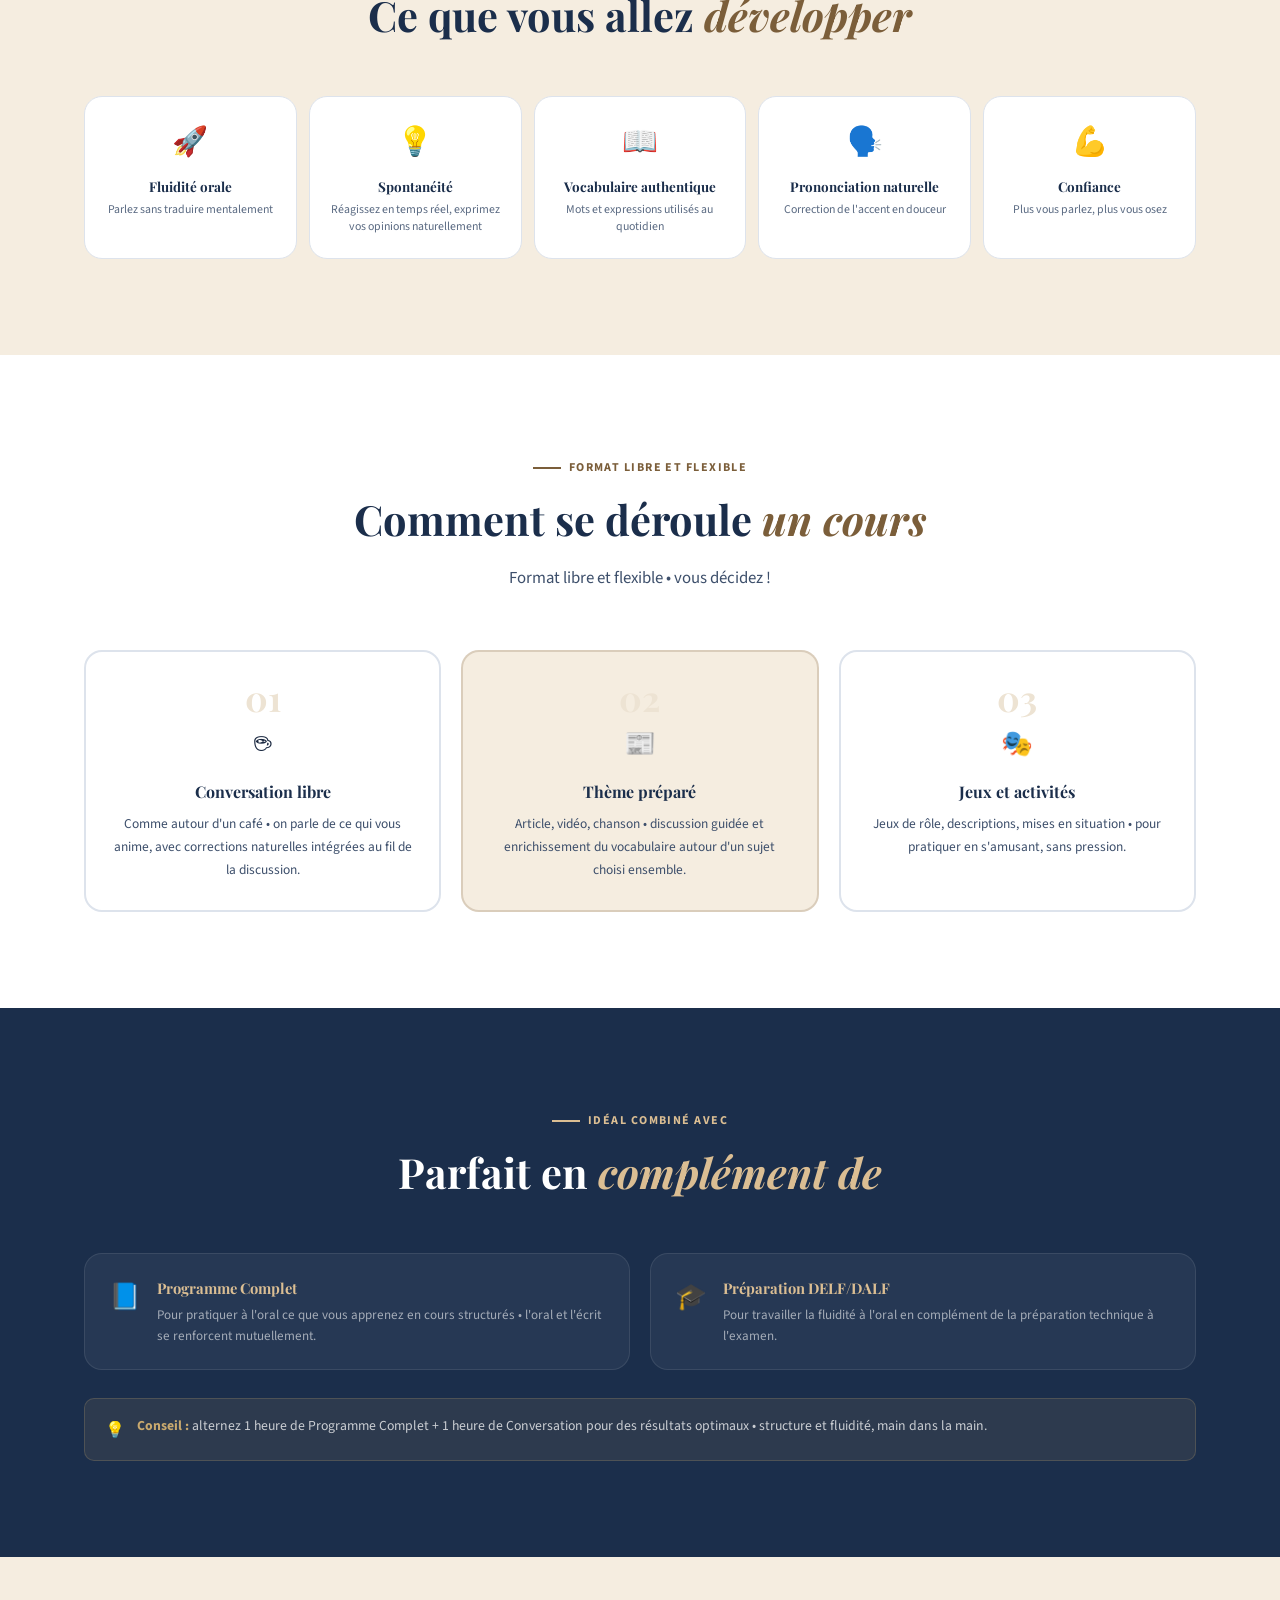
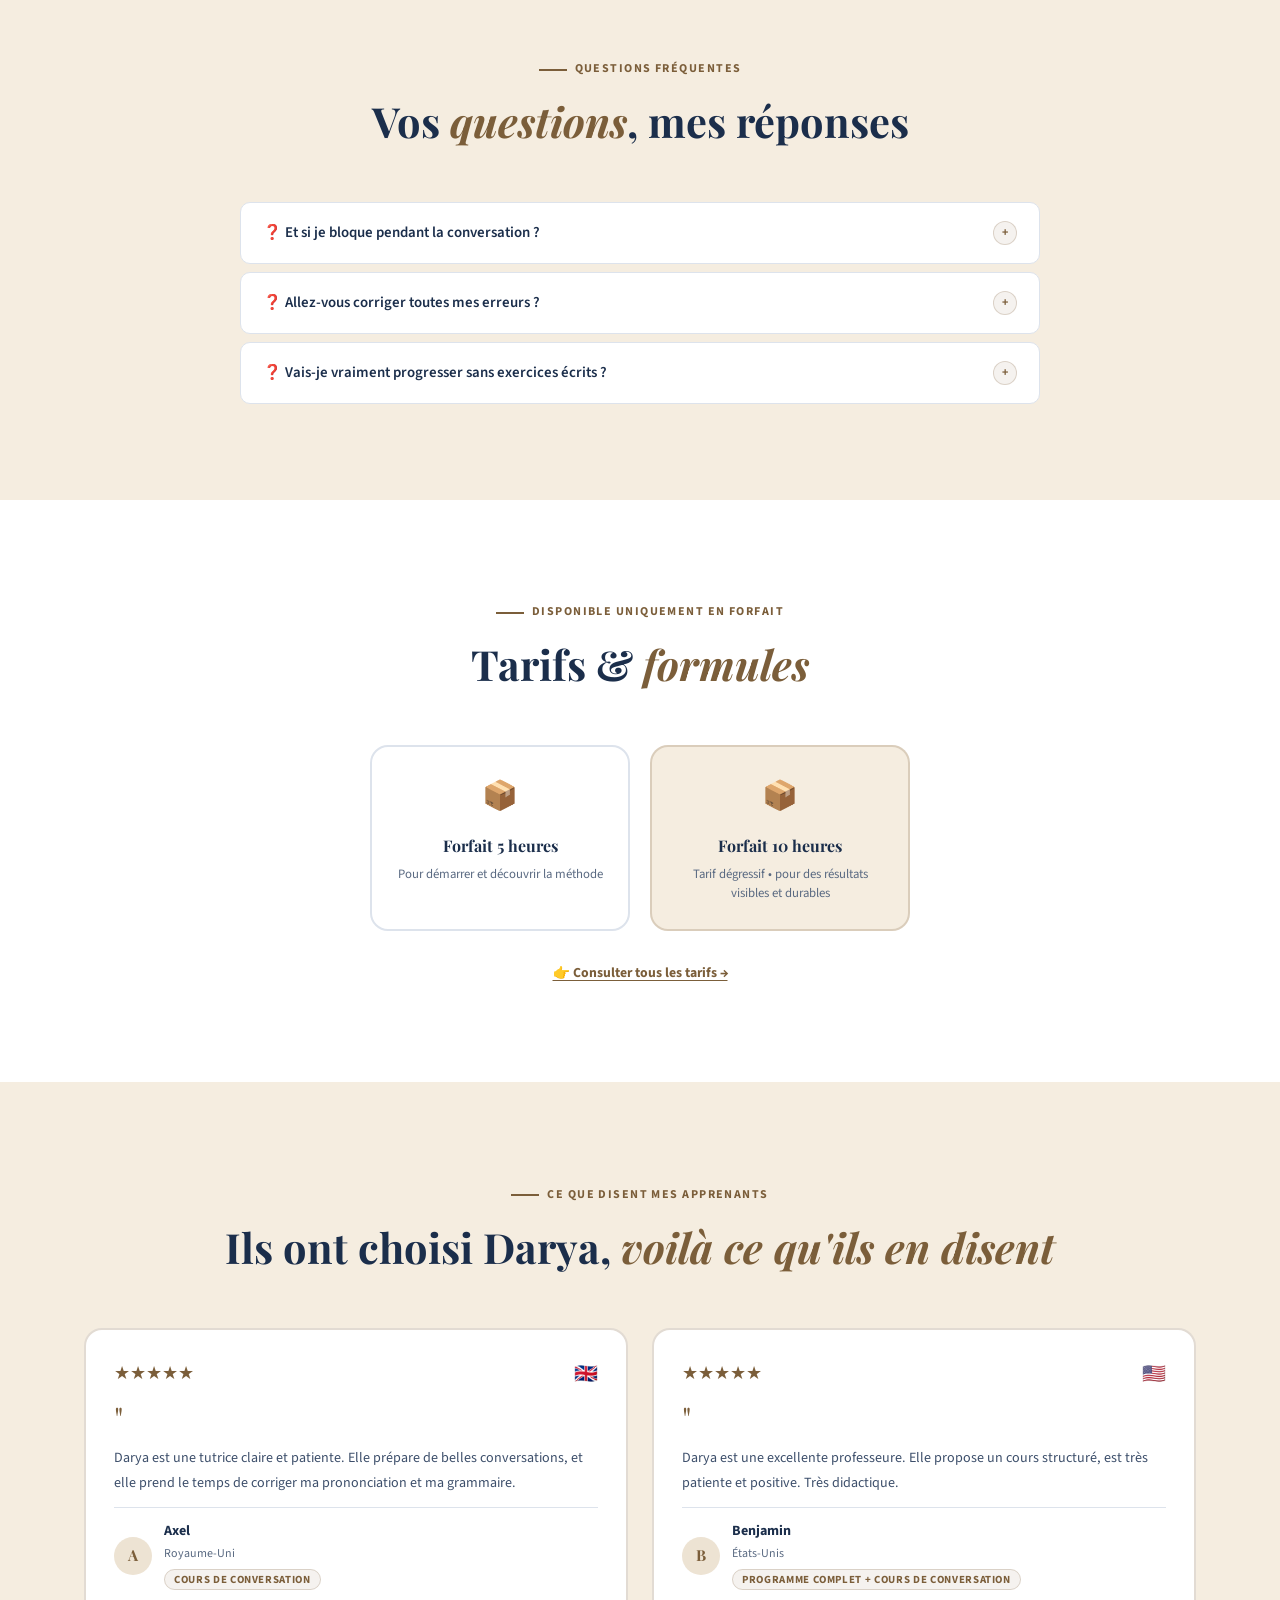
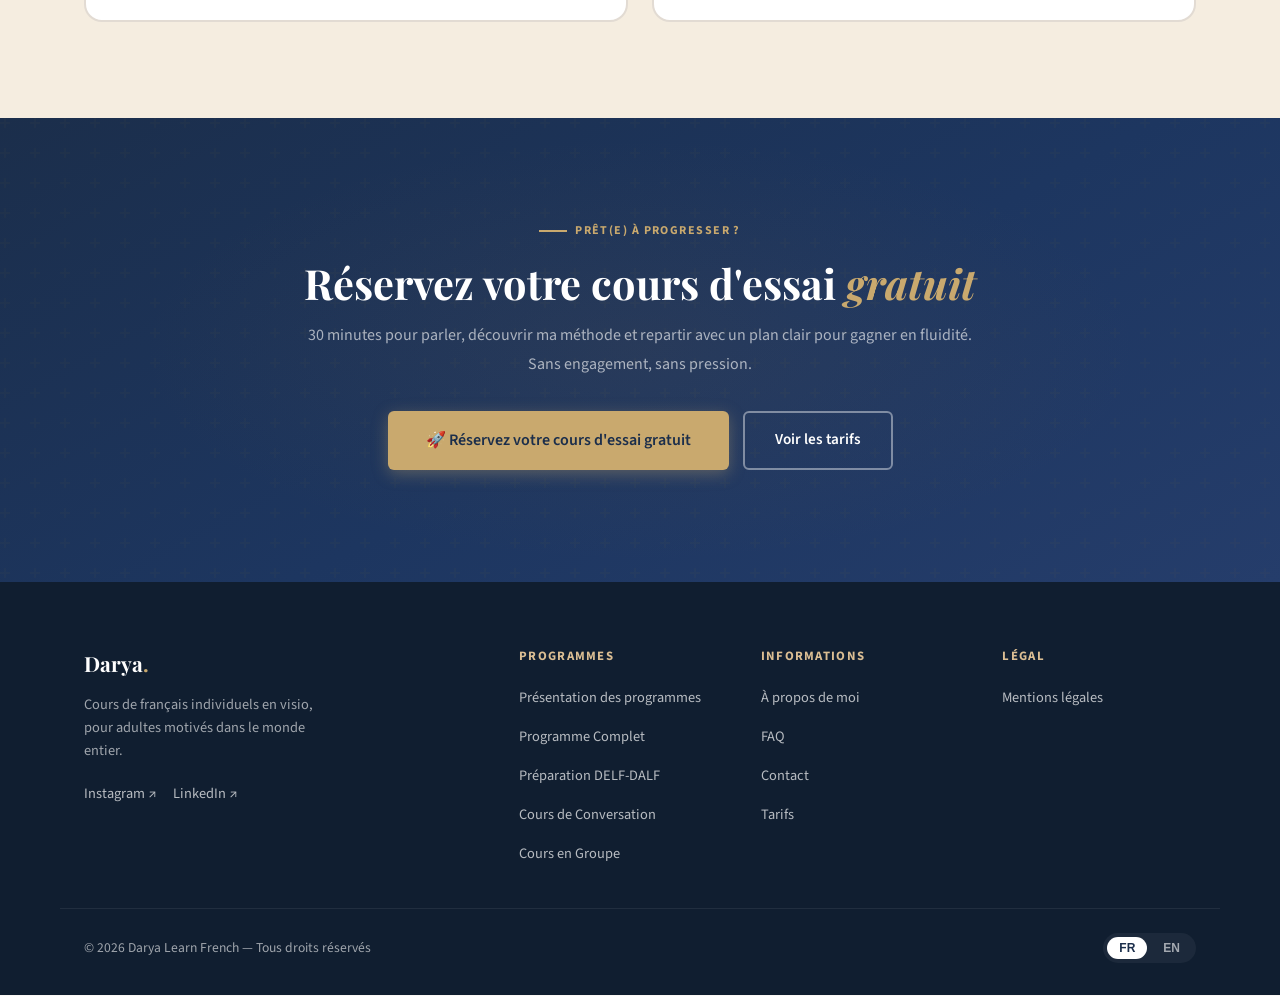
<file: conversation.html>
<!DOCTYPE html>
<html lang="fr" data-lang="fr">
<head>
  <meta charset="UTF-8" />
  <meta name="viewport" content="width=device-width, initial-scale=1.0" />
  <title>Cours de conversation en français en ligne (dès A2) | Fluidité &amp; prononciation | Darya Learn French</title>
  <!-- Meta description : une seule par URL — FR pour /conversation, EN pour /en/conversation -->
  <meta name="description" content="Perfectionnez votre oral en français en ligne à partir du niveau A2 : conversation guidée, vocabulaire, corrections et prononciation. Gagnez en aisance pour le quotidien ou le travail. Cours d&#39;essai gratuit 30 min." />
  <!-- EN meta description (à utiliser sur /en/conversation) : Guided French conversation classes online, from A2 level. Vocabulary enrichment, targeted corrections, natural pronunciation. Speak French with fluency and confidence. Free 30-min trial class. -->
  <link rel="canonical" href="https://daryalearnfrench.com/conversation" />
  <!-- hreflang SEO international — marchés prioritaires -->
  <link rel="alternate" hreflang="fr" href="https://daryalearnfrench.com/conversation" />
  <link rel="alternate" hreflang="fr-CA" href="https://daryalearnfrench.com/conversation" />
  <link rel="alternate" hreflang="fr-CH" href="https://daryalearnfrench.com/conversation" />
  <link rel="alternate" hreflang="fr-BE" href="https://daryalearnfrench.com/conversation" />
  <link rel="alternate" hreflang="en" href="https://daryalearnfrench.com/en/conversation" />
  <link rel="alternate" hreflang="en-US" href="https://daryalearnfrench.com/en/conversation" />
  <link rel="alternate" hreflang="en-GB" href="https://daryalearnfrench.com/en/conversation" />
  <link rel="alternate" hreflang="en-CA" href="https://daryalearnfrench.com/en/conversation" />
  <link rel="alternate" hreflang="en-AU" href="https://daryalearnfrench.com/en/conversation" />
  <link rel="alternate" hreflang="x-default" href="https://daryalearnfrench.com/conversation" />
  <meta property="og:type" content="website" />
  <meta property="og:url" content="https://daryalearnfrench.com/conversation" />
  <meta property="og:locale" content="fr_FR" />
  <meta property="og:locale:alternate" content="en_US" />
  <meta property="og:title" content="Cours de Conversation Française Guidée | Darya Learn French" />
  <meta property="og:description" content="Parlez français naturellement — conversation guidée par une professeure certifiée. À partir de A2, format flexible, corrections pédagogiques, enrichissement vocabulaire." />
  <meta property="og:image" content="https://daryalearnfrench.com/assets/og-image.jpg" />
  <meta property="og:image:alt" content="Cours de conversation française guidée en ligne — Darya, professeure certifiée" />
  <meta name="twitter:card" content="summary_large_image" />
  <meta name="twitter:title" content="Cours de Conversation Française Guidée | Darya Learn French" />
  <meta name="twitter:description" content="Parlez français naturellement — conversation guidée par une professeure certifiée. À partir de A2, format flexible, corrections pédagogiques, enrichissement vocabulaire." />
  <meta name="twitter:image" content="https://daryalearnfrench.com/assets/og-image.jpg" />

  <!-- Meta keywords (cohérence avec pages FAQ et Tarifs) -->
  <meta name="keywords" content="cours de conversation française en ligne, parler français, fluidité orale français, conversation guidée français, cours de français oral, cours de français en groupe, French conversation classes online, French speaking practice, guided French conversation, speak French online, group French classes, French fluency classes, French conversation teacher" />

  <script type="application/ld+json">
  {
    "@context": "https://schema.org",
    "@graph": [
      {
        "@type": "Course",
        "name": "Cours de Conversation Française Guidée en ligne",
        "description": "Cours de conversation française guidée en ligne avec une professeure certifiée. Enrichissement actif du vocabulaire, corrections pédagogiques ciblées, travail sur la prononciation. À partir du niveau A2.",
        "provider": { "@type": "Person", "name": "Darya", "url": "https://daryalearnfrench.com/" },
        "courseMode": "online",
        "educationalLevel": "A2 to C2",
        "inLanguage": "fr",
        "teaches": "Fluidité orale, spontanéité, vocabulaire authentique, prononciation naturelle, confiance en français",
        "offers": { "@type": "Offer", "availability": "https://schema.org/InStock", "priceCurrency": "EUR", "priceSpecification": { "@type": "UnitPriceSpecification", "priceCurrency": "EUR", "description": "Forfait 5 ou 10 heures — tarif sur demande" }, "url": "https://daryalearnfrench.com/conversation" }
      },
      {
        "@type": "FAQPage",
        "mainEntity": [
          {
            "@type": "Question",
            "name": "Que se passe-t-il si je bloque pendant le cours de conversation ?",
            "acceptedAnswer": { "@type": "Answer", "text": "C'est tout à fait normal ! Darya reformule, vous donne les mots manquants et on prend notre temps." }
          },
          {
            "@type": "Question",
            "name": "Allez-vous corriger toutes mes erreurs pendant le cours de conversation ?",
            "acceptedAnswer": { "@type": "Answer", "text": "Darya corrige les erreurs importantes et récurrentes, sans vous couper toutes les 5 secondes. L'objectif est de parler fluidement !" }
          },
          {
            "@type": "Question",
            "name": "Vais-je vraiment progresser sans exercices écrits ?",
            "acceptedAnswer": { "@type": "Answer", "text": "Oui ! La pratique orale régulière développe fluidité, vocabulaire et confiance. C'est complémentaire aux exercices écrits." }
          }
        ]
      }
    ]
  },
  {
    "@type": "BreadcrumbList",
    "itemListElement": [
      { "@type": "ListItem", "position": 1, "name": "Accueil", "item": "https://daryalearnfrench.com/" },
      { "@type": "ListItem", "position": 2, "name": "Programmes", "item": "https://daryalearnfrench.com/programmes" },
      { "@type": "ListItem", "position": 3, "name": "Cours de Conversation Guidée", "item": "https://daryalearnfrench.com/conversation" }
    ]
  }
  ]
}
  </script>

  <link rel="preconnect" href="https://fonts.googleapis.com" />
  <link rel="preconnect" href="https://fonts.gstatic.com" crossorigin />
  <link href="https://fonts.googleapis.com/css2?family=Playfair+Display:ital,wght@0,400;0,600;0,700;1,400;1,600&family=Source+Sans+3:wght@300;400;500;600;700&display=swap" rel="stylesheet" />

<style>
/* ══ DESIGN TOKENS ══ */
:root {
  --navy:        #1B2E4B;
  --navy-mid:    #253d63;
  --gold:        #C9A96E;
  --gold-light:  #dbbe93;
  --gold-dark:   #a8864d;
  --cream:       #FAF8F5;
  --cream-dark:  #F0EBE2;
  --white:       #FFFFFF;
  --text:        #1A2840;
  --text-mid:    #3d4f6b;
  --text-muted:  #5a6a82;
  --border:      #dde3ec;
  --shadow:      rgba(27,46,75,0.10);

  /* Programme 3 — brun chaud */
  --brown:        #7B5E3A;
  --brown-mid:    #634b2d;
  --brown-light:  #9a7a52;
  --brown-pale:   #F5EDE0;
  --brown-pale2:  #ede3d3;
  --brown-glow:   rgba(123,94,58,0.12);
  --brown-border: rgba(123,94,58,0.22);
  --brown-soft:   rgba(123,94,58,0.08);
  --brown-text:   #d4a87a;

  --font-display: 'Playfair Display', Georgia, serif;
  --font-body:    'Source Sans 3', 'Helvetica Neue', sans-serif;
  --section-py:   96px;
  --container:    1160px;
  --radius:       10px;
  --radius-lg:    18px;
  --transition:   0.25s ease;
}

*, *::before, *::after { box-sizing: border-box; margin: 0; padding: 0; }
html { scroll-behavior: smooth; font-size: 16px; }
body { font-family: var(--font-body); color: var(--text); background: var(--cream); line-height: 1.7; -webkit-font-smoothing: antialiased;   padding-top: 68px;
  }
img { max-width: 100%; display: block; }
a { color: inherit; text-decoration: none; }

body.en .lang-fr { display: none; }
  body.fr .lang-en { display: none; }
  body:not(.en):not(.fr) .lang-en { display: none; }

.container { max-width: var(--container); margin: 0 auto; padding: 0 24px; }
.section      { padding: var(--section-py) 0; }
.section--white { background: var(--white); }
.section--pale  { background: var(--brown-pale); }
.section--dark  { background: var(--navy); }

.fade-up { opacity: 0; transform: translateY(28px); transition: opacity 0.65s ease, transform 0.65s ease; }
.fade-up.visible { opacity: 1; transform: translateY(0); }
.fade-up:nth-child(2) { transition-delay: 0.10s; }
.fade-up:nth-child(3) { transition-delay: 0.18s; }
.fade-up:nth-child(4) { transition-delay: 0.26s; }
.fade-up:nth-child(5) { transition-delay: 0.34s; }

/* ══ EYEBROW ══ */
.eyebrow { display: inline-flex; align-items: center; gap: 8px; font-size: 0.75rem; font-weight: 700; letter-spacing: 0.12em; text-transform: uppercase; color: var(--brown); margin-bottom: 16px; }
.eyebrow::before { content: ''; width: 28px; height: 2px; background: var(--brown); display: inline-block; }
.eyebrow--center { justify-content: center; }
.eyebrow--gold { color: var(--gold); }
.eyebrow--gold::before { background: var(--gold); }
.eyebrow--white { color: var(--gold-light); }
.eyebrow--white::before { background: var(--gold-light); }

/* ══ SECTION TITLES ══ */
.section-title { font-family: var(--font-display); font-size: clamp(1.9rem, 3.8vw, 2.6rem); font-weight: 700; line-height: 1.2; color: var(--navy); margin-bottom: 20px; }
.section-title em { font-style: italic; color: var(--brown); }
.section-title--white { color: var(--white); }
.section-title--white em { color: var(--gold-light); }
.section-lead { font-size: 1.05rem; color: var(--text-mid); max-width: 640px; line-height: 1.75; }
.section-lead--center { margin: 0 auto; text-align: center; }
.section-header { text-align: center; margin-bottom: 56px; }

/* ══ BUTTONS ══ */
.btn { display: inline-flex; align-items: center; gap: 8px; padding: 14px 30px; border-radius: 6px; font-family: var(--font-body); font-size: 0.95rem; font-weight: 600; cursor: pointer; border: none; transition: all var(--transition); white-space: nowrap; text-decoration: none; }
.btn--gold { background: var(--gold); color: var(--navy); box-shadow: 0 4px 16px rgba(201,169,110,0.35); }
.btn--gold:hover { background: var(--gold-dark); transform: translateY(-2px); box-shadow: 0 8px 24px rgba(201,169,110,0.45); }
.btn--outline-white { background: transparent; color: var(--white); border: 2px solid rgba(255,255,255,0.42); }
.btn--outline-white:hover { background: rgba(255,255,255,0.10); border-color: rgba(255,255,255,0.70); }
.btn--outline-brown { background: transparent; color: var(--brown); border: 2px solid var(--brown-border); }
.btn--outline-brown:hover { background: var(--brown-glow); border-color: var(--brown); }
.btn--lg { padding: 16px 38px; font-size: 1rem; }

    /* ══ NAVBAR ══ */
    .navbar { position: fixed; top: 0; left: 0; right: 0; z-index: 1000; background: rgba(255,255,255,0.97); backdrop-filter: blur(14px); -webkit-backdrop-filter: blur(14px); border-bottom: 1px solid var(--border); transition: box-shadow var(--transition); }
    .navbar.scrolled { box-shadow: 0 2px 24px var(--shadow); }
    .navbar__inner { display: flex; align-items: center; justify-content: space-between; height: 68px; max-width: var(--container); margin: 0 auto; padding: 0 24px; gap: 32px; }
    .navbar__logo { font-family: var(--font-display); font-size: 1.3rem; font-weight: 700; color: var(--navy); letter-spacing: -0.02em; text-decoration: none; flex-shrink: 0; line-height: 1; }
    .navbar__logo span { color: var(--gold); }
    .navbar__links { display: flex; align-items: center; gap: 0; list-style: none; flex: 1; }
    .navbar__links > li { position: relative; }
    .navbar__links > li > a { display: block; padding: 8px 14px; font-size: 0.865rem; font-weight: 500; color: var(--text-mid); text-decoration: none; transition: color var(--transition); position: relative; white-space: nowrap; }
    .navbar__links > li > a::after { content: ''; position: absolute; bottom: 2px; left: 14px; right: 14px; height: 2px; background: var(--gold); transform: scaleX(0); transition: transform var(--transition); border-radius: 2px; }
    .navbar__links > li > a:hover, .navbar__links > li > a.active { color: var(--navy); }
    .navbar__links > li > a:hover::after, .navbar__links > li > a.active::after { transform: scaleX(1); }
    .navbar__links > li > a.active { font-weight: 600; }
    .navbar__links > li.has-dropdown > a { padding-right: 22px; }
    .navbar__links > li.has-dropdown > a::before { content: ''; position: absolute; right: 8px; top: 50%; transform: translateY(-60%) rotate(45deg); width: 5px; height: 5px; border-right: 1.5px solid currentColor; border-bottom: 1.5px solid currentColor; transition: transform var(--transition); }
    .navbar__links > li.has-dropdown:hover > a::before, .navbar__links > li.has-dropdown.open > a::before { transform: translateY(-30%) rotate(-135deg); }
    .navbar__dropdown { position: absolute; top: calc(100% + 6px); left: 0; min-width: 240px; background: var(--white); border: 1px solid var(--border); border-radius: 10px; box-shadow: 0 12px 40px rgba(27,46,75,0.14); padding: 8px 0; opacity: 0; visibility: hidden; transform: translateY(-6px); transition: opacity 0.18s ease, transform 0.18s ease, visibility 0.18s; list-style: none; }
    .navbar__links > li.has-dropdown:hover .navbar__dropdown, .navbar__links > li.has-dropdown.open .navbar__dropdown { opacity: 1; visibility: visible; transform: translateY(0); }
    .navbar__dropdown li a { display: flex; align-items: center; gap: 10px; padding: 10px 18px; font-size: 0.85rem; font-weight: 500; color: var(--text-mid); text-decoration: none; transition: background var(--transition), color var(--transition); }
    .navbar__dropdown li a:hover { background: rgba(201,169,110,0.08); color: var(--navy); }
    .navbar__dropdown li a.active { color: var(--navy); font-weight: 600; background: rgba(201,169,110,0.10); }
    .navbar__dropdown li a .dd-icon { width: 28px; height: 28px; border-radius: 6px; background: rgba(201,169,110,0.12); display: flex; align-items: center; justify-content: center; font-size: 0.8rem; flex-shrink: 0; }
    .navbar__dropdown li + li { border-top: 1px solid var(--border); }
    .navbar__right { display: flex; align-items: center; gap: 16px; flex-shrink: 0; }
    .lang-switcher { display: flex; align-items: center; background: rgba(27,46,75,0.06); border-radius: 100px; padding: 3px; gap: 2px; }
    .lang-btn { padding: 4px 12px; border-radius: 100px; border: none; background: transparent; font-family: var(--font-body); font-size: 0.78rem; font-weight: 600; color: var(--text-mid); cursor: pointer; transition: background var(--transition), color var(--transition); letter-spacing: 0.03em; }
    .lang-btn.active { background: var(--navy); color: var(--white); box-shadow: 0 1px 4px var(--shadow); }
    .navbar__cta { display: inline-flex; align-items: center; gap: 6px; padding: 9px 20px; border-radius: 100px; background: var(--gold); color: var(--navy); font-family: var(--font-body); font-size: 0.83rem; font-weight: 700; text-decoration: none; box-shadow: 0 4px 14px rgba(201,169,110,0.35); transition: background var(--transition), transform var(--transition), box-shadow var(--transition); white-space: nowrap; letter-spacing: 0.01em; }
    .navbar__cta:hover { background: var(--gold-light); transform: translateY(-1px); box-shadow: 0 6px 20px rgba(201,169,110,0.45); }
    .navbar__cta .cta-arrow { font-size: 0.9em; transition: transform var(--transition); }
    .navbar__cta:hover .cta-arrow { transform: translateX(2px); }
    .nav-toggle { display: none; flex-direction: column; gap: 5px; cursor: pointer; padding: 6px; background: none; border: none; margin-left: 4px; }
    .nav-toggle span { width: 24px; height: 2px; background: var(--navy); border-radius: 2px; transition: all 0.22s ease; display: block; }
    @media (max-width: 900px) {
      .navbar__links { display: none; flex-direction: column; align-items: stretch; gap: 0; position: absolute; top: 68px; left: 0; right: 0; background: var(--white); border-bottom: 1px solid var(--border); box-shadow: 0 12px 32px var(--shadow); padding: 12px 0 16px; z-index: 999; }
      .navbar__links.mobile-open { display: flex; }
      .navbar__links > li > a { padding: 12px 24px; font-size: 0.95rem; }
      .navbar__links > li > a::after { display: none; }
      .navbar__links > li.has-dropdown > a::before { right: 20px; }
      .navbar__dropdown { position: static; opacity: 1; visibility: visible; transform: none; box-shadow: none; border: none; border-radius: 0; background: rgba(27,46,75,0.03); padding: 0; display: none; }
      .navbar__links > li.has-dropdown.open .navbar__dropdown { display: block; }
      .navbar__dropdown li a { padding-left: 40px; font-size: 0.875rem; }
      .navbar__dropdown li + li { border-top: none; }
      .nav-toggle { display: flex; }
      .navbar__cta { display: none; }
      .navbar__right { gap: 10px; }
      .navbar__cta-mobile { display: block; margin: 12px 20px 0; text-align: center; }
      .navbar__cta-mobile a { display: block; padding: 12px 20px; border-radius: 100px; background: var(--gold); color: var(--navy); font-weight: 700; font-size: 0.9rem; text-decoration: none; box-shadow: 0 4px 14px rgba(201,169,110,0.35); }
    }
    @media (min-width: 901px) { .navbar__cta-mobile { display: none; } }


/* ══════════════════════════════════════════
   HERO
══════════════════════════════════════════ */
.hero {
  padding: 136px 0 88px;
  background:
    radial-gradient(ellipse 80% 60% at 70% 40%, rgba(201,169,110,0.08) 0%, transparent 60%),
    linear-gradient(160deg, var(--navy) 0%, #253d63 55%, #1e3356 100%);
  position: relative; overflow: hidden;
}
.hero::before {
  content: ''; position: absolute; inset: 0;
  background-image: url("data:image/svg+xml,%3Csvg width='60' height='60' viewBox='0 0 60 60' xmlns='http://www.w3.org/2000/svg'%3E%3Cg fill='none' fill-rule='evenodd'%3E%3Cg fill='%237B5E3A' fill-opacity='0.05'%3E%3Cpath d='M36 34v-4h-2v4h-4v2h4v4h2v-4h4v-2h-4zm0-30V0h-2v4h-4v2h4v4h2V6h4V4h-4zM6 34v-4H4v4H0v2h4v4h2v-4h4v-2H6zM6 4V0H4v4H0v2h4v4h2V6h4V4H6z'/%3E%3C/g%3E%3C/g%3E%3C/svg%3E");
}
.hero__inner { display: grid; grid-template-columns: 1fr 400px; gap: 64px; align-items: start; position: relative; z-index: 1; }
.hero__breadcrumb { font-size: 0.78rem; color: rgba(255,255,255,0.42); margin-bottom: 20px; letter-spacing: 0.04em; }
.hero__breadcrumb a { color: rgba(255,255,255,0.38); transition: color var(--transition); }
.hero__breadcrumb a:hover { color: var(--gold-light); }
.hero__breadcrumb span { color: var(--gold-light); }
.hero__eyebrow { display: inline-flex; align-items: center; gap: 10px; background: rgba(123,94,58,0.22); border: 1px solid rgba(123,94,58,0.35); border-radius: 100px; padding: 6px 16px; font-size: 0.78rem; font-weight: 700; letter-spacing: 0.08em; text-transform: uppercase; color: var(--brown-text); margin-bottom: 20px; }
.hero__title { font-family: var(--font-display); font-size: clamp(2.1rem, 4.2vw, 3.2rem); font-weight: 700; line-height: 1.15; color: var(--white); margin-bottom: 8px; }
.hero__title em { font-style: italic; color: var(--gold); }
.hero__tagline { font-family: var(--font-display); font-style: italic; font-size: 1.2rem; color: rgba(255,255,255,0.72); margin-bottom: 18px; line-height: 1.45; }
.hero__tagline em { font-style: normal; color: var(--gold-light); }
.hero__sub { font-size: 1rem; color: rgba(255,255,255,0.66); line-height: 1.8; margin-bottom: 32px; max-width: 520px; }
.hero__cta-row { display: flex; gap: 12px; flex-wrap: wrap; align-items: center; margin-bottom: 20px; }
.hero__note { font-size: 0.75rem; color: rgba(255,255,255,0.30); letter-spacing: 0.02em; }

.hero__card { border-radius: var(--radius-lg); background: rgba(255,255,255,0.06); border: 1px solid rgba(255,255,255,0.10); overflow: hidden; position: sticky; top: 88px; }
.img-ph { width: 100%; aspect-ratio: 4/3; display: flex; flex-direction: column; align-items: center; justify-content: center; gap: 10px; padding: 28px; text-align: center; background: rgba(123,94,58,0.12); }
.img-ph__icon { font-size: 2rem; opacity: 0.45; }
.img-ph__label { font-size: 0.68rem; font-weight: 800; letter-spacing: 0.10em; text-transform: uppercase; color: rgba(255,255,255,0.35); margin-bottom: 4px; }
.img-ph__desc { font-size: 0.70rem; color: rgba(255,255,255,0.22); line-height: 1.55; max-width: 220px; }
.hero__stats { display: grid; grid-template-columns: repeat(2,1fr); }
.hero__stat { padding: 16px 12px; text-align: center; border-right: 1px solid rgba(255,255,255,0.06); background: rgba(0,0,0,0.16); }
.hero__stat:last-child { border-right: none; }
.hero__stat__val { display: block; font-family: var(--font-display); font-size: 1.4rem; font-weight: 700; color: var(--gold); line-height: 1; margin-bottom: 4px; }
.hero__stat__lbl { font-size: 0.62rem; font-weight: 600; text-transform: uppercase; letter-spacing: 0.07em; color: rgba(255,255,255,0.42); line-height: 1.3; }
.hero__badges { padding: 14px 20px; display: flex; flex-wrap: wrap; gap: 7px; border-top: 1px solid rgba(255,255,255,0.05); }
.hero__badge { font-size: 0.70rem; font-weight: 700; padding: 4px 11px; border-radius: 100px; background: rgba(123,94,58,0.22); color: var(--brown-text); border: 1px solid rgba(123,94,58,0.32); }
.hero__badge--gold { background: rgba(201,169,110,0.16); color: var(--gold-light); border-color: rgba(201,169,110,0.28); }

/* ══════════════════════════════════════════
   POUR QUI + COMPARATIF
══════════════════════════════════════════ */
.forwho-section { padding: var(--section-py) 0; background: var(--brown-pale); }
.two-col { display: grid; grid-template-columns: 1fr 1fr; gap: 56px; align-items: start; }
.forwho-list { list-style: none; display: flex; flex-direction: column; gap: 10px; margin-bottom: 24px; }
.forwho-item { display: flex; align-items: flex-start; gap: 12px; padding: 14px 18px; border-radius: var(--radius); background: var(--white); border: 1px solid rgba(123,94,58,0.12); font-size: 0.88rem; color: var(--text-mid); line-height: 1.6; transition: all var(--transition); }
.forwho-item:hover { border-color: var(--brown); transform: translateX(4px); background: var(--brown-pale2); }
.forwho-item__icon { flex-shrink: 0; }
.answer-box { padding: 16px 20px; border-radius: var(--radius); background: var(--white); border: 2px solid var(--brown); display: flex; align-items: flex-start; gap: 14px; font-size: 0.88rem; color: var(--text-mid); line-height: 1.65; }
.answer-box__icon { font-size: 1.4rem; flex-shrink: 0; margin-top: 2px; }
.answer-box strong { display: block; color: var(--brown); font-size: 0.9rem; margin-bottom: 4px; }
.cmp-wrap { border-radius: var(--radius-lg); overflow: hidden; border: 1px solid rgba(123,94,58,0.16); box-shadow: 0 6px 28px rgba(123,94,58,0.08); }
.cmp-table { width: 100%; border-collapse: collapse; font-size: 0.82rem; }
.cmp-table thead tr { background: var(--navy); }
.cmp-table th { padding: 13px 14px; text-align: left; font-size: 0.68rem; font-weight: 700; letter-spacing: 0.08em; text-transform: uppercase; color: rgba(255,255,255,0.46); }
.cmp-table th:last-child { color: var(--brown-text); }
.cmp-table td { padding: 11px 14px; border-bottom: 1px solid var(--border); color: var(--text-mid); line-height: 1.45; }
.cmp-table tr:last-child td { border-bottom: none; }
.cmp-table tr:nth-child(odd) td { background: var(--white); }
.cmp-table tr:nth-child(even) td { background: var(--brown-pale); }
.cmp-table td:first-child { font-weight: 600; color: var(--navy); }
.cmp-table td:last-child { font-weight: 700; color: var(--brown); }
.c-ok  { color: #1a7a4a; }
.c-ko  { color: #c0392b; }
.c-mid { color: #b57a00; }

/* ══════════════════════════════════════════
   CE N'EST PAS JUSTE UNE CONVERSATION
══════════════════════════════════════════ */
.notjust-grid { display: grid; grid-template-columns: repeat(3,1fr); gap: 16px; }
.feature-card { padding: 26px 24px; border-radius: var(--radius-lg); background: var(--white); border: 1px solid var(--border); transition: all var(--transition); position: relative; overflow: hidden; }
.feature-card::before { content: ''; position: absolute; top: 0; left: 0; width: 100%; height: 3px; background: linear-gradient(90deg, var(--brown), var(--brown-light)); }
.feature-card:hover { border-color: var(--brown-border); box-shadow: 0 8px 32px rgba(123,94,58,0.10); transform: translateY(-4px); }
.feature-card__icon { font-size: 1.8rem; margin-bottom: 12px; }
.feature-card__title { font-family: var(--font-display); font-size: 0.95rem; font-weight: 700; color: var(--navy); margin-bottom: 8px; line-height: 1.35; }
.feature-card__desc { font-size: 0.84rem; color: var(--text-mid); line-height: 1.7; }
.feature-card__tag { display: inline-block; margin-top: 10px; font-size: 0.68rem; font-weight: 700; letter-spacing: 0.06em; text-transform: uppercase; color: var(--brown); padding: 3px 10px; border-radius: 100px; background: var(--brown-soft); border: 1px solid var(--brown-border); }

/* ══════════════════════════════════════════
   RÉSULTATS — grille 2 col + 1 large
══════════════════════════════════════════ */
.results-grid { display: grid; grid-template-columns: repeat(2,1fr); gap: 16px; }
.result-item { display: flex; align-items: flex-start; gap: 16px; padding: 20px 22px; border-radius: var(--radius-lg); background: var(--white); border: 1px solid var(--border); transition: all var(--transition); }
.result-item:hover { border-color: var(--brown-border); transform: translateX(4px); box-shadow: 0 4px 20px rgba(123,94,58,0.08); }
.result-item__icon { font-size: 1.6rem; flex-shrink: 0; width: 48px; height: 48px; border-radius: 10px; display: flex; align-items: center; justify-content: center; background: var(--brown-soft); border: 1px solid var(--brown-border); }
.result-item__title { font-family: var(--font-display); font-weight: 700; font-size: 0.92rem; color: var(--navy); margin-bottom: 4px; }
.result-item__desc { font-size: 0.82rem; color: var(--text-mid); line-height: 1.6; }

/* ══════════════════════════════════════════
   SIGNES DE PROGRESSION
══════════════════════════════════════════ */
.progress-inner { display: grid; grid-template-columns: 1fr 1fr; gap: 48px; align-items: start; }
.progress-list { list-style: none; display: flex; flex-direction: column; gap: 8px; }
.progress-item { display: flex; align-items: flex-start; gap: 12px; padding: 13px 16px; border-radius: var(--radius); background: var(--white); border: 1px solid rgba(123,94,58,0.10); font-size: 0.88rem; color: var(--text-mid); line-height: 1.6; transition: all var(--transition); }
.progress-item:hover { border-color: var(--brown); background: var(--brown-pale2); }
.progress-item__tick { width: 22px; height: 22px; border-radius: 50%; flex-shrink: 0; background: var(--brown-soft); border: 1.5px solid var(--brown-border); display: flex; align-items: center; justify-content: center; font-size: 0.64rem; color: var(--brown); font-weight: 700; }
.feedback-box { padding: 22px 24px; border-radius: var(--radius-lg); background: var(--white); border: 2px solid var(--brown-border); }
.feedback-box__icon { font-size: 1.8rem; margin-bottom: 10px; }
.feedback-box__title { font-family: var(--font-display); font-size: 1rem; font-weight: 700; color: var(--navy); margin-bottom: 8px; }
.feedback-box__text { font-size: 0.86rem; color: var(--text-mid); line-height: 1.7; }
.feedback-box__quote { display: block; margin-top: 12px; font-family: var(--font-display); font-style: italic; font-size: 0.92rem; color: var(--brown); border-left: 3px solid var(--brown-border); padding-left: 14px; line-height: 1.5; }

/* ══════════════════════════════════════════
   CE QUE VOUS DÉVELOPPEZ
══════════════════════════════════════════ */
.develop-grid { display: grid; grid-template-columns: repeat(5,1fr); gap: 12px; }
.develop-card { padding: 22px 16px; border-radius: var(--radius-lg); text-align: center; background: var(--white); border: 1px solid var(--border); transition: all var(--transition); }
.develop-card:hover { border-color: var(--brown); background: var(--brown-pale); transform: translateY(-4px); box-shadow: 0 8px 24px rgba(123,94,58,0.10); }
.develop-card__icon { font-size: 1.8rem; margin-bottom: 10px; }
.develop-card__name { font-family: var(--font-display); font-weight: 700; font-size: 0.84rem; color: var(--navy); margin-bottom: 5px; line-height: 1.3; }
.develop-card__desc { font-size: 0.74rem; color: var(--text-muted); line-height: 1.5; }

/* ══════════════════════════════════════════
   FORMAT 3 OPTIONS
══════════════════════════════════════════ */
.format-grid { display: grid; grid-template-columns: repeat(3,1fr); gap: 20px; }
.format-card { padding: 28px 24px; border-radius: var(--radius-lg); border: 2px solid var(--border); background: var(--white); transition: all var(--transition); text-align: center; }
.format-card:hover { border-color: var(--brown); box-shadow: 0 8px 32px rgba(123,94,58,0.10); transform: translateY(-4px); }
.format-card--featured { border-color: var(--brown-border); background: var(--brown-pale); }
.format-card__num { font-family: var(--font-display); font-size: 2.2rem; font-weight: 700; color: var(--brown-pale2); line-height: 1; margin-bottom: 8px; }
.format-card__icon { font-size: 1.6rem; margin-bottom: 12px; }
.format-card__title { font-family: var(--font-display); font-size: 1rem; font-weight: 700; color: var(--navy); margin-bottom: 8px; }
.format-card__desc { font-size: 0.84rem; color: var(--text-mid); line-height: 1.7; }

/* ══════════════════════════════════════════
   PARFAIT EN COMPLÉMENT
══════════════════════════════════════════ */
.complement-grid { display: grid; grid-template-columns: repeat(2,1fr); gap: 20px; margin-bottom: 28px; }
.complement-card { padding: 22px 24px; border-radius: var(--radius-lg); background: rgba(255,255,255,0.05); border: 1px solid rgba(255,255,255,0.09); display: flex; gap: 16px; align-items: flex-start; transition: all var(--transition); }
.complement-card:hover { background: rgba(255,255,255,0.08); border-color: rgba(201,169,110,0.30); }
.complement-card__icon { font-size: 1.6rem; flex-shrink: 0; }
.complement-card__title { font-family: var(--font-display); font-weight: 700; font-size: 0.92rem; color: var(--gold-light); margin-bottom: 4px; }
.complement-card__desc { font-size: 0.82rem; color: rgba(255,255,255,0.58); line-height: 1.6; }
.tip-box { padding: 16px 20px; border-radius: var(--radius); background: rgba(201,169,110,0.10); border: 1px solid rgba(201,169,110,0.22); font-size: 0.86rem; color: rgba(255,255,255,0.75); line-height: 1.65; display: flex; gap: 12px; align-items: flex-start; }
.tip-box__icon { font-size: 1rem; flex-shrink: 0; margin-top: 2px; color: var(--gold); }

/* ══════════════════════════════════════════
   FAQ
══════════════════════════════════════════ */
.faq-list { display: flex; flex-direction: column; gap: 8px; max-width: 800px; margin: 0 auto; }
.faq-item { border: 1px solid var(--border); border-radius: var(--radius); background: var(--white); overflow: hidden; transition: border-color var(--transition); }
.faq-item.open { border-color: var(--brown); }
.faq-btn { width: 100%; display: flex; justify-content: space-between; align-items: center; gap: 16px; padding: 18px 22px; background: none; border: none; cursor: pointer; font-family: var(--font-body); font-size: 0.93rem; font-weight: 600; color: var(--navy); text-align: left; transition: background var(--transition); }
.faq-btn:hover { background: var(--brown-pale); }
.faq-item.open .faq-btn { background: var(--brown-pale); color: var(--brown); }
.faq-icon { flex-shrink: 0; width: 24px; height: 24px; border-radius: 50%; background: var(--brown-soft); border: 1.5px solid var(--brown-border); display: flex; align-items: center; justify-content: center; font-size: 0.75rem; color: var(--brown); font-weight: 700; transition: all var(--transition); }
.faq-item.open .faq-icon { background: var(--brown); color: var(--white); transform: rotate(45deg); }
.faq-answer { display: none; padding: 0 22px 18px; font-size: 0.88rem; color: var(--text-mid); line-height: 1.75; }
.faq-item.open .faq-answer { display: block; }

/* ══════════════════════════════════════════
   TARIFS
══════════════════════════════════════════ */
.tarifs-row { display: flex; gap: 20px; justify-content: center; flex-wrap: wrap; margin-bottom: 28px; }
.tarif-card { flex: 1; min-width: 200px; max-width: 260px; padding: 26px 22px; border-radius: var(--radius-lg); text-align: center; background: var(--white); border: 2px solid var(--border); transition: all var(--transition); }
.tarif-card:hover { border-color: var(--brown); box-shadow: 0 8px 32px rgba(123,94,58,0.10); transform: translateY(-4px); }
.tarif-card--featured { border-color: var(--brown-border); background: var(--brown-pale); }
.tarif-card__icon { font-size: 1.8rem; margin-bottom: 10px; }
.tarif-card__name { font-family: var(--font-display); font-size: 1rem; font-weight: 700; color: var(--navy); margin-bottom: 6px; }
.tarif-card__detail { font-size: 0.80rem; color: var(--text-muted); line-height: 1.5; }
.tarifs-link { display: inline-flex; align-items: center; gap: 6px; font-size: 0.86rem; font-weight: 700; color: var(--brown); text-decoration: underline; text-underline-offset: 3px; transition: color var(--transition); }
.tarifs-link:hover { color: var(--brown-mid); }

/* ══════════════════════════════════════════
   CTA FINAL
══════════════════════════════════════════ */
.cta-final {
  padding: var(--section-py) 0;
  background:
    radial-gradient(ellipse 60% 70% at 50% 50%, rgba(123,94,58,0.12) 0%, transparent 65%),
    linear-gradient(152deg, var(--navy) 0%, #1d3660 54%, #253d6b 100%);
  text-align: center; position: relative; overflow: hidden;
}
.cta-final::before { content: ''; position: absolute; inset: 0; background-image: url("data:image/svg+xml,%3Csvg width='60' height='60' viewBox='0 0 60 60' xmlns='http://www.w3.org/2000/svg'%3E%3Cg fill='none' fill-rule='evenodd'%3E%3Cg fill='%237B5E3A' fill-opacity='0.06'%3E%3Cpath d='M36 34v-4h-2v4h-4v2h4v4h2v-4h4v-2h-4zm0-30V0h-2v4h-4v2h4v4h2V6h4V4h-4zM6 34v-4H4v4H0v2h4v4h2v-4h4v-2H6zM6 4V0H4v4H0v2h4v4h2V6h4V4H6z'/%3E%3C/g%3E%3C/g%3E%3C/svg%3E"); }
.cta-final__inner { position: relative; z-index: 1; max-width: 680px; margin: 0 auto; }
.cta-final__title { font-family: var(--font-display); font-size: clamp(1.8rem, 3.5vw, 2.6rem); font-weight: 700; color: var(--white); margin-bottom: 12px; line-height: 1.25; }
.cta-final__title em { font-style: italic; color: var(--gold); }
.cta-final__sub { font-size: 1rem; color: rgba(255,255,255,0.62); margin-bottom: 32px; line-height: 1.8; }
.cta-final__actions { display: flex; gap: 14px; justify-content: center; flex-wrap: wrap; margin-bottom: 16px; }
.cta-final__note { font-size: 0.73rem; color: rgba(255,255,255,0.28); }

/* ══ FOOTER ══ */
.footer { background: var(--navy); color: rgba(255,255,255,0.45); padding: 56px 0 0; font-size: 0.78rem; border-top: 1px solid rgba(255,255,255,0.07); }
.footer a { color: rgba(255,255,255,0.50); transition: color var(--transition); }
.footer a:hover { color: var(--gold-light); }
.footer__inner { display: grid; grid-template-columns: 2fr 1fr 1fr 1fr; gap: 40px; padding-bottom: 40px; }
.footer__brand-name { font-family: var(--font-display); font-size: 1.15rem; font-weight: 700; color: var(--white); margin-bottom: 8px; }
.footer__brand-name span { color: var(--gold); }
.footer__tagline { font-size: 0.80rem; color: rgba(255,255,255,0.38); line-height: 1.6; max-width: 220px; }
.footer__col-title { font-size: 0.70rem; font-weight: 700; letter-spacing: 0.10em; text-transform: uppercase; color: rgba(255,255,255,0.28); margin-bottom: 14px; }
.footer__links { list-style: none; display: flex; flex-direction: column; gap: 8px; }
.footer__links li { font-size: 0.82rem; }
.footer__bottom { display: flex; justify-content: space-between; align-items: center; padding: 16px 0; border-top: 1px solid rgba(255,255,255,0.07); font-size: 0.74rem; color: rgba(255,255,255,0.25); flex-wrap: wrap; gap: 12px; }
@media (max-width: 768px) {
  .footer__inner { grid-template-columns: 1fr 1fr; }
}
@media (max-width: 480px) {
  .footer__inner { grid-template-columns: 1fr; }
}

/* ══ RESPONSIVE ══ */
@media (max-width: 1024px) {
  .hero__inner { grid-template-columns: 1fr; }
  .hero__card { position: static; max-width: 480px; }
  .two-col { grid-template-columns: 1fr; }
  .progress-inner { grid-template-columns: 1fr; }
  .develop-grid { grid-template-columns: repeat(3,1fr); }
  .notjust-grid { grid-template-columns: 1fr 1fr; }
}
@media (max-width: 768px) {
  :root { --section-py: 64px; }
  .hero { padding: 108px 0 44px; }
  .hero__inner { gap: 28px; }
  .hero__eyebrow { display: flex; width: fit-content; }
  .forwho-section { padding-top: 48px; }
  .fade-up { transition: opacity 0.35s ease, transform 0.35s ease; }
  .fade-up:nth-child(2),
  .fade-up:nth-child(3),
  .fade-up:nth-child(4),
  .fade-up:nth-child(5) { transition-delay: 0s; }
  .navbar__links { display: none; }
  .navbar__links.open { display: flex; flex-direction: column; gap: 8px; position: fixed; top: 68px; left: 0; right: 0; background: var(--white); padding: 20px 24px; border-bottom: 1px solid var(--border); box-shadow: 0 8px 24px var(--shadow); z-index: 999; }
  .nav-toggle { display: flex; }
  .results-grid { grid-template-columns: 1fr; }
  .format-grid { grid-template-columns: 1fr; }
  .complement-grid { grid-template-columns: 1fr; }
}
@media (max-width: 520px) {
  .develop-grid { grid-template-columns: repeat(2,1fr); }
  .notjust-grid { grid-template-columns: 1fr; }
}

@media (prefers-reduced-motion: reduce) {
  .fade-up,
  .fade-up.visible {
    transition: none !important;
    transform: none !important;
    opacity: 1 !important;
  }
}
</style>
</head>
<body class="fr">
<script src="./components/header.js" defer></script>
<script src="./components/footer.js" defer></script>
<site-header data-active="programmes" data-base="./"></site-header>



<!-- HERO -->
<section class="hero" aria-labelledby="hero-title">
  <div class="container">
    <div class="hero__inner">
      <div class="fade-up">
        <div class="hero__breadcrumb lang-fr"><a href="./index.html">Accueil</a> &nbsp;/&nbsp; <a href="./programmes.html">Programmes</a> &nbsp;/&nbsp; <span>Cours de Conversation</span></div>
        <div class="hero__breadcrumb lang-en"><a href="./index.html">Home</a> &nbsp;/&nbsp; <a href="./programmes.html">Programs</a> &nbsp;/&nbsp; <span>Conversation Classes</span></div>

        <div class="hero__eyebrow lang-fr">💬 Cours de Conversation Guidée · À partir de A2</div>
        <div class="hero__eyebrow lang-en">💬 Guided Conversation Classes · From A2 level</div>

        <!-- H1 bilingue : un seul H1 dans le DOM — Google indexe les deux langues via span -->
        <h1 class="hero__title" id="hero-title">
          <span class="lang-fr">Parlez français <br><em>naturellement</em></span>
          <span class="lang-en">Speak French <br><em>naturally</em></span>
        </h1>

        <p class="hero__tagline">
          <span class="lang-fr">Fluidité, confiance, spontanéité — <em>dès le 1er jour</em>.</span>
          <span class="lang-en">Fluency, confidence, spontaneity — <em>from day one</em>.</span>
        </p>

        <p class="hero__sub">
          <span class="lang-fr">Ce ne sont pas de simples conversations avec un natif. Chaque cours est guidé par une professeure certifiée qui corrige naturellement, enrichit votre vocabulaire et vous fait progresser à votre rythme — dans une atmosphère détendue.</span>
          <span class="lang-en">This isn't just chatting with a native speaker. Every class is guided by a certified teacher who corrects naturally, enriches your vocabulary, and helps you progress at your own pace — in a relaxed atmosphere.</span>
        </p>

        <div class="hero__cta-row">
          <a href="./contact.html" class="btn btn--gold btn--lg lang-fr">💬 Cours d'essai gratuit (30 min)</a>
          <a href="./contact.html" class="btn btn--gold btn--lg lang-en">💬 Free trial class (30 min)</a>
          <a href="#notjust" class="btn btn--outline-white lang-fr">Voir la méthode</a>
          <a href="#notjust" class="btn btn--outline-white lang-en">See the method</a>
        </div>
        <p class="hero__note lang-fr">Disponible uniquement en forfait (5 ou 10 heures) · À partir de A2 · Sans engagement</p>
        <p class="hero__note lang-en">Available as packages only (5 or 10 hours) · From A2 level · No commitment</p>
      </div>

      <div class="fade-up">
        <div class="hero__card">
          <div class="hero__stats">
            <div class="hero__stat">
              <span class="hero__stat__val">A2</span>
              <span class="hero__stat__lbl lang-fr">Niveau minimum</span>
              <span class="hero__stat__lbl lang-en">Minimum level</span>
            </div>
            <div class="hero__stat">
              <span class="hero__stat__val">C2</span>
              <span class="hero__stat__lbl lang-fr">Niveau maximum</span>
              <span class="hero__stat__lbl lang-en">Maximum level</span>
            </div>

          </div>
          <div class="hero__badges">
            <span class="hero__badge lang-fr">✓ Format flexible</span>
            <span class="hero__badge lang-en">✓ Flexible format</span>
            <span class="hero__badge lang-fr">✓ Corrections ciblées</span>
            <span class="hero__badge lang-en">✓ Targeted corrections</span>
            <span class="hero__badge--gold hero__badge lang-fr">✓ Forfait 5 ou 10 heures</span>
            <span class="hero__badge--gold hero__badge lang-en">✓ 5 or 10 hour packages</span>
          </div>
        </div>
      </div>
    </div>
  </div>
</section>


<!-- POUR QUI + COMPARATIF -->
<section class="forwho-section" aria-labelledby="forwho-heading">
  <div class="container">
    <div class="two-col">
      <div class="fade-up">
        <div class="eyebrow lang-fr">Ce cours est pour vous</div>
        <div class="eyebrow lang-en">This class is for you</div>
        <h2 class="section-title" id="forwho-heading">
          <span class="lang-fr" lang="fr">Pour <em>qui</em> ?</span>
          <span class="lang-en" lang="en"><em>Who</em> is this for?</span>
        </h2>
        <ul class="forwho-list lang-fr">
          <li class="forwho-item"><span class="forwho-item__icon">✅</span>Vous comprenez le français mais bloquez quand vous parlez</li>
          <li class="forwho-item"><span class="forwho-item__icon">✅</span>Vous voulez maintenir votre niveau et gagner en fluidité</li>
          <li class="forwho-item"><span class="forwho-item__icon">✅</span>Vous partez en voyage en France et voulez pratiquer</li>
          <li class="forwho-item"><span class="forwho-item__icon">✅</span>Vous en avez assez des exercices et voulez juste parler !</li>
        </ul>
        <ul class="forwho-list lang-en">
          <li class="forwho-item"><span class="forwho-item__icon">✅</span>You understand French but freeze when you speak</li>
          <li class="forwho-item"><span class="forwho-item__icon">✅</span>You want to maintain your level and gain fluency</li>
          <li class="forwho-item"><span class="forwho-item__icon">✅</span>You're traveling to France and want to practice</li>
          <li class="forwho-item"><span class="forwho-item__icon">✅</span>You're tired of exercises and just want to talk!</li>
        </ul>
        <div class="answer-box lang-fr">
          <div class="answer-box__icon">💬</div>
          <div><strong>À partir du niveau A2 — parlez dès le 1er jour.</strong>Format flexible, sujets adaptés à vos intérêts, atmosphère détendue. Pas de devoirs, pas de fiches — juste de la progression orale réelle.</div>
        </div>
        <div class="answer-box lang-en">
          <div class="answer-box__icon">💬</div>
          <div><strong>From A2 level — speak from day one.</strong>Flexible format, topics tailored to your interests, relaxed atmosphere. No homework, no recap sheets — just real oral progress.</div>
        </div>
      </div>


    </div>
  </div>
</section>


<!-- CE N'EST PAS JUSTE UNE CONVERSATION -->
<section class="section section--white" id="notjust" aria-labelledby="notjust-heading">
  <div class="container">
    <div class="section-header fade-up">
      <div class="eyebrow eyebrow--center lang-fr">Ce que vous obtenez avec moi</div>
      <div class="eyebrow eyebrow--center lang-en">What you get with me</div>
      <h2 class="section-title" id="notjust-heading">
        <span class="lang-fr" lang="fr">Ce n'est PAS juste une conversation <em>avec un natif</em></span>
        <span class="lang-en" lang="en">This is NOT just <em>chatting with a native</em></span>
      </h2>
      <p class="section-lead section-lead--center lang-fr">C'est une conversation guidée par une professeure certifiée, pas un simple échange informel.</p>
      <p class="section-lead section-lead--center lang-en">This is a conversation guided by a certified teacher, not just casual chat.</p>
    </div>
    <div class="notjust-grid fade-up">
      <div class="feature-card">
        <div class="feature-card__icon">📚</div>
        <div class="feature-card__title lang-fr">Enrichissement actif du vocabulaire</div>
        <div class="feature-card__title lang-en">Active vocabulary enrichment</div>
        <div class="feature-card__desc lang-fr">Les mots et expressions que les Français utilisent vraiment — pas les formules de manuel.</div>
        <div class="feature-card__desc lang-en">Words and expressions French people actually use — not textbook formulas.</div>
        <span class="feature-card__tag lang-fr">Français vivant</span>
        <span class="feature-card__tag lang-en">Living French</span>
      </div>
      <div class="feature-card">
        <div class="feature-card__icon">✅</div>
        <div class="feature-card__title lang-fr">Corrections pédagogiques ciblées</div>
        <div class="feature-card__title lang-en">Targeted pedagogical corrections</div>
        <div class="feature-card__desc lang-fr">Je repère vos erreurs récurrentes et vous aide à les corriger naturellement — sans vous couper toutes les 5 secondes.</div>
        <div class="feature-card__desc lang-en">I spot your recurring mistakes and help you fix them naturally — without interrupting your flow.</div>
        <span class="feature-card__tag lang-fr">Sans briser le flux</span>
        <span class="feature-card__tag lang-en">Without breaking flow</span>
      </div>
      <div class="feature-card">
        <div class="feature-card__icon">🎯</div>
        <div class="feature-card__title lang-fr">Guidage structuré</div>
        <div class="feature-card__title lang-en">Structured guidance</div>
        <div class="feature-card__desc lang-fr">Je vous aide à reformuler, approfondir vos idées, nuancer votre expression — comme un vrai coach de langue.</div>
        <div class="feature-card__desc lang-en">I help you rephrase, develop your ideas, add nuance — like a real language coach.</div>
        <span class="feature-card__tag lang-fr">Coach de langue</span>
        <span class="feature-card__tag lang-en">Language coach</span>
      </div>
      <div class="feature-card">
        <div class="feature-card__icon">🗣️</div>
        <div class="feature-card__title lang-fr">Travail sur la prononciation</div>
        <div class="feature-card__title lang-en">Pronunciation work</div>
        <div class="feature-card__desc lang-fr">Correction de l'accent pour sonner plus naturel — en douceur, intégrée à la conversation.</div>
        <div class="feature-card__desc lang-en">Accent correction to sound more natural — gently woven into the conversation.</div>
        <span class="feature-card__tag lang-fr">Intonation naturelle</span>
        <span class="feature-card__tag lang-en">Natural intonation</span>
      </div>
      <div class="feature-card">
        <div class="feature-card__icon">💡</div>
        <div class="feature-card__title lang-fr">Adaptation à votre niveau</div>
        <div class="feature-card__title lang-en">Level adaptation</div>
        <div class="feature-card__desc lang-fr">Je calibre la difficulté pour vous faire progresser sans vous perdre — toujours dans votre zone de progression.</div>
        <div class="feature-card__desc lang-en">I calibrate difficulty to push you forward without losing you — always in your progression zone.</div>
        <span class="feature-card__tag lang-fr">Toujours adapté</span>
        <span class="feature-card__tag lang-en">Always adapted</span>
      </div>
    </div>
  </div>
</section>



<!-- SIGNES DE PROGRESSION -->
<section class="section section--white" aria-labelledby="progress-heading">
  <div class="container">
    <div class="section-header fade-up">
      <div class="eyebrow eyebrow--center lang-fr">Sans fiche écrite — des signes concrets</div>
      <div class="eyebrow eyebrow--center lang-en">Without a written sheet — concrete signs</div>
      <h2 class="section-title" id="progress-heading">
        <span class="lang-fr" lang="fr">Comment vous saurez que <em>vous progressez</em></span>
        <span class="lang-en" lang="en">How you'll know <em>you're progressing</em></span>
      </h2>
    </div>
    <div class="progress-inner fade-up">
      <ul class="progress-list lang-fr">
        <li class="progress-item"><div class="progress-item__tick">✓</div>Vous parlez plus longtemps sans bloquer</li>
        <li class="progress-item"><div class="progress-item__tick">✓</div>Vous utilisez des mots que je vous ai appris lors des cours précédents</li>
        <li class="progress-item"><div class="progress-item__tick">✓</div>Je vous corrige moins souvent sur les mêmes erreurs</li>
        <li class="progress-item"><div class="progress-item__tick">✓</div>Vous vous auto-corrigez pendant que vous parlez</li>
        <li class="progress-item"><div class="progress-item__tick">✓</div>Vous pouvez aborder des sujets plus complexes avec aisance</li>
        <li class="progress-item"><div class="progress-item__tick">✓</div>Vous <em><strong>sentez</strong></em> la différence — c'est le meilleur indicateur</li>
      </ul>
      <ul class="progress-list lang-en">
        <li class="progress-item"><div class="progress-item__tick">✓</div>You speak longer without freezing</li>
        <li class="progress-item"><div class="progress-item__tick">✓</div>You use words I taught you in previous lessons</li>
        <li class="progress-item"><div class="progress-item__tick">✓</div>I correct you less often on the same mistakes</li>
        <li class="progress-item"><div class="progress-item__tick">✓</div>You self-correct while speaking</li>
        <li class="progress-item"><div class="progress-item__tick">✓</div>You can tackle more complex topics with ease</li>
        <li class="progress-item"><div class="progress-item__tick">✓</div>You <em><strong>feel</strong></em> the difference — that's the best indicator</li>
      </ul>
      <div>
        <div class="feedback-box lang-fr">
          <div class="feedback-box__icon">🗣️</div>
          <div class="feedback-box__title">Feedback oral régulier sur vos progrès</div>
          <div class="feedback-box__text">Même sans fiche récapitulative écrite, je vous donne un feedback oral régulier sur vos progrès. Vous saurez toujours ce qui s'améliore et ce sur quoi travailler.</div>
          <span class="feedback-box__quote">« Vous SENTEZ la différence — c'est le meilleur indicateur »</span>
        </div>
        <div class="feedback-box lang-en">
          <div class="feedback-box__icon">🗣️</div>
          <div class="feedback-box__title">Regular oral feedback on your progress</div>
          <div class="feedback-box__text">Even without a written recap sheet, I give you regular oral feedback on your progress. You'll always know what's improving and what to work on.</div>
          <span class="feedback-box__quote">"You FEEL the difference — that's the best indicator"</span>
        </div>
      </div>
    </div>
  </div>
</section>


<!-- CE QUE VOUS ALLEZ DÉVELOPPER -->
<section class="section section--pale" aria-labelledby="develop-heading">
  <div class="container">
    <div class="section-header fade-up">
      <div class="eyebrow eyebrow--center lang-fr">Les 5 compétences travaillées</div>
      <div class="eyebrow eyebrow--center lang-en">5 skills developed</div>
      <h2 class="section-title" id="develop-heading">
        <span class="lang-fr" lang="fr">Ce que vous allez <em>développer</em></span>
        <span class="lang-en" lang="en">What you'll <em>develop</em></span>
      </h2>
    </div>
    <div class="develop-grid fade-up">
      <div class="develop-card">
        <div class="develop-card__icon">🚀</div>
        <div class="develop-card__name lang-fr">Fluidité orale</div>
        <div class="develop-card__name lang-en">Oral fluency</div>
        <div class="develop-card__desc lang-fr">Parlez sans traduire mentalement</div>
        <div class="develop-card__desc lang-en">Speak without mental translation</div>
      </div>
      <div class="develop-card">
        <div class="develop-card__icon">💡</div>
        <div class="develop-card__name lang-fr">Spontanéité</div>
        <div class="develop-card__name lang-en">Spontaneity</div>
        <div class="develop-card__desc lang-fr">Réagissez en temps réel, exprimez vos opinions naturellement</div>
        <div class="develop-card__desc lang-en">React in real-time, express opinions naturally</div>
      </div>
      <div class="develop-card">
        <div class="develop-card__icon">📖</div>
        <div class="develop-card__name lang-fr">Vocabulaire authentique</div>
        <div class="develop-card__name lang-en">Authentic vocabulary</div>
        <div class="develop-card__desc lang-fr">Mots et expressions utilisés au quotidien</div>
        <div class="develop-card__desc lang-en">Words and expressions used daily</div>
      </div>
      <div class="develop-card">
        <div class="develop-card__icon">🗣️</div>
        <div class="develop-card__name lang-fr">Prononciation naturelle</div>
        <div class="develop-card__name lang-en">Natural pronunciation</div>
        <div class="develop-card__desc lang-fr">Correction de l'accent en douceur</div>
        <div class="develop-card__desc lang-en">Gentle accent correction</div>
      </div>
      <div class="develop-card">
        <div class="develop-card__icon">💪</div>
        <div class="develop-card__name lang-fr">Confiance</div>
        <div class="develop-card__name lang-en">Confidence</div>
        <div class="develop-card__desc lang-fr">Plus vous parlez, plus vous osez</div>
        <div class="develop-card__desc lang-en">The more you speak, the more you dare</div>
      </div>
    </div>
  </div>
</section>


<!-- FORMAT DU COURS -->
<section class="section section--white" aria-labelledby="format-heading">
  <div class="container">
    <div class="section-header fade-up">
      <div class="eyebrow eyebrow--center lang-fr">Format libre et flexible</div>
      <div class="eyebrow eyebrow--center lang-en">Free and flexible format</div>
      <h2 class="section-title" id="format-heading">
        <span class="lang-fr" lang="fr">Comment se déroule <em>un cours</em></span>
        <span class="lang-en" lang="en">How <em>a class works</em></span>
      </h2>
      <p class="section-lead section-lead--center lang-fr">Format libre et flexible — vous décidez !</p>
      <p class="section-lead section-lead--center lang-en">Free and flexible format — you decide!</p>
    </div>
    <div class="format-grid fade-up">
      <div class="format-card">
        <div class="format-card__num">01</div>
        <div class="format-card__icon">☕</div>
        <div class="format-card__title lang-fr">Conversation libre</div>
        <div class="format-card__title lang-en">Free conversation</div>
        <div class="format-card__desc lang-fr">Comme autour d'un café — on parle de ce qui vous anime, avec corrections naturelles intégrées au fil de la discussion.</div>
        <div class="format-card__desc lang-en">Like coffee chat — we talk about what interests you, with natural corrections woven into the flow.</div>
      </div>
      <div class="format-card format-card--featured">
        <div class="format-card__num">02</div>
        <div class="format-card__icon">📰</div>
        <div class="format-card__title lang-fr">Thème préparé</div>
        <div class="format-card__title lang-en">Prepared theme</div>
        <div class="format-card__desc lang-fr">Article, vidéo, chanson — discussion guidée et enrichissement du vocabulaire autour d'un sujet choisi ensemble.</div>
        <div class="format-card__desc lang-en">Article, video, song — guided discussion and vocabulary enrichment around a topic we choose together.</div>
      </div>
      <div class="format-card">
        <div class="format-card__num">03</div>
        <div class="format-card__icon">🎭</div>
        <div class="format-card__title lang-fr">Jeux et activités</div>
        <div class="format-card__title lang-en">Games and activities</div>
        <div class="format-card__desc lang-fr">Jeux de rôle, descriptions, mises en situation — pour pratiquer en s'amusant, sans pression.</div>
        <div class="format-card__desc lang-en">Role-plays, descriptions, situational exercises — practice while having fun, no pressure.</div>
      </div>
    </div>
  </div>
</section>


<!-- PARFAIT EN COMPLÉMENT -->
<section class="section section--dark" aria-labelledby="complement-heading">
  <div class="container">
    <div class="section-header fade-up">
      <div class="eyebrow eyebrow--white eyebrow--center lang-fr">Idéal combiné avec</div>
      <div class="eyebrow eyebrow--white eyebrow--center lang-en">Perfect combined with</div>
      <h2 class="section-title section-title--white" id="complement-heading">
        <span class="lang-fr" lang="fr">Parfait en <em>complément de</em></span>
        <span class="lang-en" lang="en">Perfect as <em>complement to</em></span>
      </h2>
    </div>
    <div class="complement-grid fade-up">
      <div class="complement-card">
        <div class="complement-card__icon">📘</div>
        <div>
          <div class="complement-card__title lang-fr">Programme Complet</div>
          <div class="complement-card__title lang-en">Complete Program</div>
          <div class="complement-card__desc lang-fr">Pour pratiquer à l'oral ce que vous apprenez en cours structurés — l'oral et l'écrit se renforcent mutuellement.</div>
          <div class="complement-card__desc lang-en">To practice orally what you learn in structured lessons — speaking and writing reinforce each other.</div>
        </div>
      </div>
      <div class="complement-card">
        <div class="complement-card__icon">🎓</div>
        <div>
          <div class="complement-card__title lang-fr">Préparation DELF/DALF</div>
          <div class="complement-card__title lang-en">DELF/DALF Preparation</div>
          <div class="complement-card__desc lang-fr">Pour travailler la fluidité à l'oral en complément de la préparation technique à l'examen.</div>
          <div class="complement-card__desc lang-en">To work on oral fluency alongside the technical exam preparation.</div>
        </div>
      </div>
    </div>
    <div class="tip-box fade-up lang-fr">
      <span class="tip-box__icon">💡</span>
      <span><strong style="color:var(--gold);">Conseil :</strong> alternez 1 heure de Programme Complet + 1 heure de Conversation pour des résultats optimaux — structure et fluidité, main dans la main.</span>
    </div>
    <div class="tip-box fade-up lang-en">
      <span class="tip-box__icon">💡</span>
      <span><strong style="color:var(--gold);">Tip:</strong> alternate 1 hour of Complete Program + 1 hour of Conversation for optimal results — structure and fluency, hand in hand.</span>
    </div>
  </div>
</section>


<!-- FAQ -->
<section class="section section--pale" aria-labelledby="faq-heading">
  <div class="container">
    <div class="section-header fade-up">
      <div class="eyebrow eyebrow--center lang-fr">Questions fréquentes</div>
      <div class="eyebrow eyebrow--center lang-en">Frequently asked questions</div>
      <h2 class="section-title" id="faq-heading">
        <span class="lang-fr" lang="fr">Vos <em>questions</em>, mes réponses</span>
        <span class="lang-en" lang="en">Your <em>questions</em>, answered</span>
      </h2>
    </div>
    <div class="faq-list fade-up">
      <div class="faq-item">
        <button class="faq-btn" onclick="toggleFaq(this)" aria-expanded="false">
          <span class="lang-fr" lang="fr">❓ Et si je bloque pendant la conversation ?</span>
          <span class="lang-en" lang="en">❓ What if I freeze during the conversation?</span>
          <span class="faq-icon">+</span>
        </button>
        <div class="faq-answer">
          <p class="lang-fr">C'est normal ! Je reformule, je vous donne les mots manquants, on prend notre temps. Bloquer fait partie de l'apprentissage — c'est à ça que je sers.</p>
          <p class="lang-en">It's normal! I rephrase, give you the missing words, we take our time. Freezing is part of learning — that's exactly what I'm here for.</p>
        </div>
      </div>
      <div class="faq-item">
        <button class="faq-btn" onclick="toggleFaq(this)" aria-expanded="false">
          <span class="lang-fr" lang="fr">❓ Allez-vous corriger toutes mes erreurs ?</span>
          <span class="lang-en" lang="en">❓ Will you correct all my mistakes?</span>
          <span class="faq-icon">+</span>
        </button>
        <div class="faq-answer">
          <p class="lang-fr">Je corrige les erreurs importantes et récurrentes, sans vous couper toutes les 5 secondes. L'objectif est de parler fluidement !</p>
          <p class="lang-en">I correct important and recurring errors, without cutting you off every 5 seconds. The goal is to speak fluently!</p>
        </div>
      </div>
      <div class="faq-item">
        <button class="faq-btn" onclick="toggleFaq(this)" aria-expanded="false">
          <span class="lang-fr" lang="fr">❓ Vais-je vraiment progresser sans exercices écrits ?</span>
          <span class="lang-en" lang="en">❓ Will I really progress without written exercises?</span>
          <span class="faq-icon">+</span>
        </button>
        <div class="faq-answer">
          <p class="lang-fr">Oui ! La pratique orale régulière développe fluidité, vocabulaire et confiance. C'est complémentaire aux exercices écrits, pas inférieur.</p>
          <p class="lang-en">Yes! Regular oral practice develops fluency, vocabulary, and confidence. It's complementary to written exercises, not inferior.</p>
        </div>
      </div>
    </div>
  </div>
</section>


<!-- TARIFS -->
<section class="section section--white" aria-labelledby="tarifs-heading">
  <div class="container">
    <div class="section-header fade-up">
      <div class="eyebrow eyebrow--center lang-fr">Disponible uniquement en forfait</div>
      <div class="eyebrow eyebrow--center lang-en">Available as packages only</div>
      <h2 class="section-title" id="tarifs-heading">
        <span class="lang-fr" lang="fr">Tarifs &amp; <em>formules</em></span>
        <span class="lang-en" lang="en">Pricing &amp; <em>packages</em></span>
      </h2>
    </div>
    <div class="tarifs-row fade-up">
      <div class="tarif-card">
        <div class="tarif-card__icon">📦</div>
        <div class="tarif-card__name lang-fr">Forfait 5 heures</div>
        <div class="tarif-card__name lang-en">5-hour package</div>
        <div class="tarif-card__detail lang-fr">Pour démarrer et découvrir la méthode</div>
        <div class="tarif-card__detail lang-en">To get started and discover the method</div>
      </div>
      <div class="tarif-card tarif-card--featured">
        <div class="tarif-card__icon">📦</div>
        <div class="tarif-card__name lang-fr">Forfait 10 heures</div>
        <div class="tarif-card__name lang-en">10-hour package</div>
        <div class="tarif-card__detail lang-fr">Tarif dégressif — pour des résultats visibles et durables</div>
        <div class="tarif-card__detail lang-en">Reduced rate — for visible and lasting results</div>
      </div>
    </div>
    <div style="text-align:center;" class="fade-up">
      <a href="./tarifs.html" class="tarifs-link lang-fr">👉 Consulter tous les tarifs →</a>
      <a href="./tarifs.html" class="tarifs-link lang-en">👉 See all pricing →</a>
    </div>
  </div>
</section>


<!-- TÉMOIGNAGES -->
<section class="section section--pale" aria-labelledby="testi-heading">
  <div class="container">
    <div class="section-header fade-up">
      <div class="eyebrow eyebrow--center lang-fr">Ce que disent mes apprenants</div>
      <div class="eyebrow eyebrow--center lang-en">What my students say</div>
      <h2 class="section-title" id="testi-heading">
        <span class="lang-fr" lang="fr">Ils ont choisi Darya, <em>voilà ce qu'ils en disent</em></span>
        <span class="lang-en" lang="en">They chose Darya — <em>here's what they say</em></span>
      </h2>
    </div>
    <div style="display:grid;grid-template-columns:repeat(auto-fit,minmax(280px,1fr));gap:24px;">

      <!-- Axel — Conversation -->
      <div class="feedback-box fade-up" style="padding:28px;border-radius:var(--radius-lg);background:var(--white);border:2px solid var(--brown-border);display:flex;flex-direction:column;gap:12px;">
        <div style="display:flex;justify-content:space-between;align-items:center;">
          <div style="color:var(--brown);font-size:1.1rem;">★★★★★</div>
          <span title="Royaume-Uni" style="font-size:1.2rem;">🇬🇧</span>
        </div>
        <div style="font-family:var(--font-display);font-size:2rem;color:var(--brown);line-height:1;">"</div>
        <p class="lang-fr" style="font-size:0.88rem;color:var(--text-mid);line-height:1.75;">Darya est une tutrice claire et patiente. Elle prépare de belles conversations, et elle prend le temps de corriger ma prononciation et ma grammaire.</p>
        <p class="lang-en" style="font-size:0.88rem;color:var(--text-mid);line-height:1.75;">Darya is a clear and patient tutor. She prepares nice conversations, and she takes the time to correct my pronunciation and grammar.</p>
        <div style="display:flex;align-items:center;gap:12px;margin-top:auto;padding-top:12px;border-top:1px solid var(--border);">
          <div style="width:38px;height:38px;border-radius:50%;background:var(--brown-pale2);color:var(--brown);display:flex;align-items:center;justify-content:center;font-family:var(--font-display);font-weight:700;font-size:0.95rem;flex-shrink:0;">A</div>
          <div>
            <div style="font-weight:700;font-size:0.88rem;color:var(--navy);">Axel</div>
            <div class="lang-fr" style="font-size:0.75rem;color:var(--text-muted);">Royaume-Uni</div>
            <div class="lang-en" style="font-size:0.75rem;color:var(--text-muted);">United Kingdom</div>
            <span class="lang-fr" style="margin-top:3px;font-size:0.68rem;font-weight:700;letter-spacing:0.06em;text-transform:uppercase;color:var(--brown);padding:2px 9px;border-radius:100px;background:var(--brown-soft);border:1px solid var(--brown-border);">Cours de Conversation</span>
            <span class="lang-en" style="margin-top:3px;font-size:0.68rem;font-weight:700;letter-spacing:0.06em;text-transform:uppercase;color:var(--brown);padding:2px 9px;border-radius:100px;background:var(--brown-soft);border:1px solid var(--brown-border);">Conversation Classes</span>
          </div>
        </div>
      </div>

    
      <!-- Benjamin -->
      <div class="feedback-box fade-up" style="padding:28px;border-radius:var(--radius-lg);background:var(--white);border:2px solid var(--brown-border);display:flex;flex-direction:column;gap:12px;">
        <div style="display:flex;justify-content:space-between;align-items:center;">
          <div style="color:var(--brown);font-size:1.1rem;">★★★★★</div>
          <span title="États-Unis" style="font-size:1.2rem;">🇺🇸</span>
        </div>
        <div style="font-family:var(--font-display);font-size:2rem;color:var(--brown);line-height:1;">"</div>
        <p class="lang-fr" style="font-size:0.88rem;color:var(--text-mid);line-height:1.75;">Darya est une excellente professeure. Elle propose un cours structuré, est très patiente et positive. Très didactique.</p>
        <p class="lang-en" style="font-size:0.88rem;color:var(--text-mid);line-height:1.75;">Darya is a great teacher. She provides a structured lesson, is very patient and upbeat. Very didactic.</p>
        <div style="display:flex;align-items:center;gap:12px;margin-top:auto;padding-top:12px;border-top:1px solid var(--border);">
          <div style="width:38px;height:38px;border-radius:50%;background:var(--brown-pale2);color:var(--brown);display:flex;align-items:center;justify-content:center;font-family:var(--font-display);font-weight:700;font-size:0.95rem;flex-shrink:0;">B</div>
          <div>
            <div style="font-weight:700;font-size:0.88rem;color:var(--navy);">Benjamin</div>
            <div class="lang-fr" style="font-size:0.75rem;color:var(--text-muted);">États-Unis</div>
            <div class="lang-en" style="font-size:0.75rem;color:var(--text-muted);">United States</div>
            <span class="lang-fr" style="margin-top:3px;font-size:0.68rem;font-weight:700;letter-spacing:0.06em;text-transform:uppercase;color:var(--brown);padding:2px 9px;border-radius:100px;background:var(--brown-soft);border:1px solid var(--brown-border);">Programme Complet + Cours de Conversation</span>
            <span class="lang-en" style="margin-top:3px;font-size:0.68rem;font-weight:700;letter-spacing:0.06em;text-transform:uppercase;color:var(--brown);padding:2px 9px;border-radius:100px;background:var(--brown-soft);border:1px solid var(--brown-border);">Complete Program + Conversation Classes</span>
          </div>
        </div>
      </div>

    </div>
  </div>
</section>


<!-- CTA FINAL -->
<section class="cta-final" id="cta" aria-labelledby="cta-heading">
  <div class="container">
    <div class="cta-final__inner fade-up">
      <div class="eyebrow eyebrow--gold" style="justify-content:center;">
        <span class="lang-fr" lang="fr">Prêt(e) à progresser ?</span>
        <span class="lang-en" lang="en">Ready to improve?</span>
      </div>
      <h2 class="cta-final__title" id="cta-heading">
        <span class="lang-fr" lang="fr">Réservez votre cours d'essai <em>gratuit</em></span>
        <span class="lang-en" lang="en">Book your <em>free</em> trial lesson</span>
      </h2>
      <p class="cta-final__sub lang-fr">30 minutes pour parler, découvrir ma méthode et repartir avec un plan clair pour gagner en fluidité. Sans engagement, sans pression.</p>
      <p class="cta-final__sub lang-en">30 minutes to speak, discover my method, and leave with a clear plan to gain fluency. No commitment, no pressure.</p>
      <div class="cta-final__actions">
        <a href="./contact.html" class="btn btn--gold btn--lg lang-fr">🚀 Réservez votre cours d'essai gratuit</a>
        <a href="./contact.html" class="btn btn--gold btn--lg lang-en">🚀 Book your free trial lesson</a>
        <a href="./tarifs.html" class="btn btn--outline-white lang-fr">Voir les tarifs</a>
        <a href="./tarifs.html" class="btn btn--outline-white lang-en">View pricing</a>
      </div>
    </div>
  </div>
</section>


<site-footer data-base="./"></site-footer>


<script>
  /* ── Fade-up observer ── */
  (function() {
    var els = document.querySelectorAll('.fade-up');
    if (!els.length) return;
    if (!('IntersectionObserver' in window)) {
      els.forEach(function(el) { el.classList.add('visible'); });
      return;
    }
    var obs = new IntersectionObserver(function(entries) {
      entries.forEach(function(entry) {
        if (entry.isIntersecting) { entry.target.classList.add('visible'); obs.unobserve(entry.target); }
      });
    }, { threshold: 0.08 });
    els.forEach(function(el) { obs.observe(el); });
  })();

function toggleFaq(btn) {
    const item = btn.closest('.faq-item');
    const isOpen = item.classList.contains('open');
    document.querySelectorAll('.faq-item.open').forEach(i => {
      i.classList.remove('open');
      i.querySelector('.faq-btn').setAttribute('aria-expanded', 'false');
    });
    if (!isOpen) {
      item.classList.add('open');
      btn.setAttribute('aria-expanded', 'true');
    }
  }
</script>


<!-- ══════════════════════════════════════════
  SEO GÉO-CIBLÉ — contenu sémantique pour Google
══════════════════════════════════════════ -->
<section aria-label="Informations géographiques" style="position:absolute;width:1px;height:1px;overflow:hidden;clip:rect(0,0,0,0);white-space:nowrap;">
  <p lang="fr">Cours de conversation française en ligne pour les apprenants aux États-Unis, au Canada, en Australie, au Royaume-Uni, en Allemagne, aux Pays-Bas, en Suisse, en Belgique, au Brésil, au Mexique, au Japon, en Corée du Sud, à Dubaï et dans le monde entier. Cours de conversation française pour anglophones, hispanophones et lusophones. Conversation française guidée par une professeure certifiée Alliance Française. Parler français couramment, améliorer son accent français en ligne, cours de français oral niveau A2 B1 B2 C1.</p>
  <p lang="en">French conversation classes online for learners in the United States, Canada, Australia, United Kingdom, Germany, Netherlands, Switzerland, Belgium, Brazil, Mexico, Japan, South Korea, Dubai and worldwide. French conversation classes for English speakers. Guided French conversation with a certified Alliance Française teacher. Improve French speaking skills online, improve French accent online, French speaking practice from A2 B1 B2 C1 level.</p>
</section>

</body>
</html>
</file>
<file: responsive.css>
body.en .lang-fr { display: none !important; }
body.fr .lang-en { display: none !important; }

/* ══ REPARATION BADGE PHOTO ══ */
.about__photo-badge {
  position: absolute;
  bottom: -20px;
  left: 50%;
  transform: translateX(-50%);
  background: #ffffff !important; /* Rétablit le fond blanc */
  padding: 15px 20px !important;
  border-radius: 12px !important;
  box-shadow: 0 10px 30px rgba(0,0,0,0.1) !important;
  z-index: 10 !important;
  width: auto !important;
  min-width: 200px;
  text-align: center;
  border: 1px solid #eee !important;
}

.about__photo-badge-num {
  color: #C9A96E !important; /* Doré */
  font-size: 1.4rem !important;
  font-weight: bold;
  display: block;
  margin-bottom: 5px;
}

.about__photo-badge-label {
  color: #1A2840 !important; /* Bleu foncé */
  font-size: 0.85rem !important;
  line-height: 1.2;
  font-weight: 500;
}

/* Correction Mobile */
@media (max-width: 768px) {
  .about__photo-badge {
    display: block !important;
    position: absolute !important;
    bottom: -15px !important;
    left: 50% !important;
    transform: translateX(-50%) !important;
    width: 90% !important;
    max-width: 300px;
  }
}

/* REPARATION DU FOOTER (Suppression de la bande blanche sur pages courtes) */
html {
    height: 100%;
}

body {
    display: flex;
    flex-direction: column;
    min-height: 100vh;
    margin: 0;
    padding: 0;
}

main, .page-wrapper {
    flex: 1;
}

/* ══ BOUTON PLAY ANIMÉ (anneau pulsant permanent) ══════════════════════════ */
@keyframes playPulseRing {
  0%   { transform: scale(1);   opacity: 0.7; }
  70%  { transform: scale(1.9); opacity: 0;   }
  100% { transform: scale(1.9); opacity: 0;   }
}

@keyframes playPulseRing2 {
  0%   { transform: scale(1);   opacity: 0.45; }
  70%  { transform: scale(2.5); opacity: 0;    }
  100% { transform: scale(2.5); opacity: 0;    }
}

/* Conteneur positionné pour les pseudo-éléments */
.pulse-play {
  position: relative;
}

/* Premier anneau */
.pulse-play::before {
  content: '';
  position: absolute;
  inset: 0;
  border-radius: 50%;
  background: rgba(201, 169, 110, 0.55);
  animation: playPulseRing 2s cubic-bezier(0.215, 0.61, 0.355, 1) infinite;
  pointer-events: none;
}

/* Deuxième anneau (décalé pour effet double) */
.pulse-play::after {
  content: '';
  position: absolute;
  inset: 0;
  border-radius: 50%;
  background: rgba(201, 169, 110, 0.3);
  animation: playPulseRing2 2s cubic-bezier(0.215, 0.61, 0.355, 1) 0.5s infinite;
  pointer-events: none;
}



@media (max-width: 768px) {

    /* ─── PATCH URGENCE (VOIR/WATCH & POLICE PHOTO) ─── */
    .video-play-btn, 
    .watch-btn, 
    .play-button-overlay,
    .video-overlay,
    #customCursor {
        display: none !important;
    }

    .portrait-badge__title, 
    .portrait-title,
    .hero__card-role,
    .hero-image-wrap h2,
    .portrait-wrap h3 {
        font-size: 1.02rem !important;
        line-height: 1.3 !important;
        padding: 8px 10px !important;
    }
    /* ──────────────────────────────────────────────── */


    /* 1. Sécurité globale : on verrouille les bords */
    html,
    body {
        overflow-x: hidden !important;
        width: 100% !important;
        position: relative;
    }

    /* 2. Typographie - Alignement Accueil Gauche (Chirurgical) */
    .hero__content,
    .hero__inner,
    .hero__title,
    .hero__subtitle,
    .hero__tagline,
    .hero__actions,
    .hero__proof {
        display: flex !important;
        flex-direction: column !important;
        align-items: flex-start !important;
        text-align: left !important;
        justify-content: flex-start !important;
        margin-left: 0 !important;
        margin-right: 0 !important;
        padding-left: 0 !important;
        gap: 12px !important;
    }

    /* Hero proof: compact pill row on mobile (instead of stacked big block) */
    .hero__proof {
        display: flex !important;
        flex-direction: row !important;
        align-items: center !important;
        justify-content: center !important;
        flex-wrap: wrap !important;
        gap: 8px !important;
        padding: 8px 10px !important;
        border-radius: 12px !important;
        background: rgba(255,255,255,0.08) !important;
        border: 1px solid rgba(201,169,110,0.25) !important;
        max-width: 100% !important;
    }

    .hero__proof-item {
        font-size: 0.78rem !important;
        line-height: 1.25 !important;
        white-space: nowrap !important;
        color: rgba(255,255,255,0.9) !important;
    }

    /* On s'assure que le conteneur ne se centre pas via des marges */
    .hero__content {
        margin: 0 !important;
        max-width: 100% !important;
    }

    /* Réduction du badge eyebrow pour mobile */
    .hero__eyebrow {
        font-size: 0.7rem !important;
        padding: 6px 12px !important;
        line-height: 1.2 !important;
        margin-bottom: 1rem !important;
    }

    h1 {
        font-size: 1.65rem !important;
        /* Reduced for better balance */
        line-height: 1.2 !important;
        margin-bottom: 1.5rem !important;
        /* Increased space */
    }

    h2 {
        font-size: 1.5rem !important;
        line-height: 1.3 !important;
    }

    h3 {
        font-size: 1.25rem !important;
    }

    /* On restaure le texte Hero pour la narration */
    .hero__subtitle,
    .hero__tagline {
        display: block !important;
        font-size: 0.95rem;
        line-height: 1.5;
        margin-bottom: 20px;
    }

    /* Cacher le paragraphe sous le H1 sur la page d'accueil si trop encombrant */
    .hero .hero-sub {
        display: none !important;
    }

    /* 3. LE BOUCLIER ANTI-DÉBORDEMENT & RÉDUCTION GAP (20%) */
    .hero-inner,
    .split-layout,
    .questions-grid,
    .adv-grid,
    .steps-grid,
    .timing-row,
    .packs-row,
    .whom-grid,
    .avantages__grid,
    .programme-cards,
    .processus__steps,
    .footer__inner,
    .site-footer-inner,
    [class*="grid"],
    [class*="testimonial"],
    [class*="review"],
    [class*="avis"] {
        display: flex !important;
        flex-direction: column !important;
        flex-wrap: wrap !important;
        gap: 19px !important;
        /* 24px - 20% = 19px */
        min-width: 0 !important;
    }

    /* 4. ON RÉPARE LES BOÎTES ET LE FORMULAIRE DE CONTACT */
    .hero-card,
    .step-card,
    .pack-card,
    .avantage-card,
    [class*="testimonial"]>*,
    [class*="review"]>*,
    [class*="avis"]>*,
    form,
    .contact-wrapper,
    .contact-card,
    .form-group,
    input,
    textarea,
    select {
        width: 100% !important;
        max-width: 100% !important;
        min-width: 0 !important;
        margin-left: 0 !important;
        margin-right: 0 !important;
        box-sizing: border-box !important;
    }

    /* 5. Marges de sécurité & RÉDUCTION PADDING (20%) */
    section,
    .section,
    .hero,
    .page-hero,
    .container,
    .legal-content,
    .faq-layout {
        padding-left: 16px !important;
        /* 20px - 20% = 16px */
        padding-right: 16px !important;
        padding-top: 2.4rem !important;
        /* 3rem - 20% = 2.4rem */
        padding-bottom: 2.4rem !important;
        width: 100% !important;
        box-sizing: border-box !important;
    }

    /* 6. Épuration : Cache les éléments purement décoratifs */
    .hero::before,
    .hero::after,
    .page-hero::before,
    .page-hero::after,
    .section::before,
    .section::after,
    .decoration,
    .blob,
    .shape,
    [class*="decorative"] {
        display: none !important;
    }

    /* 7. GARANTIE ABSOLUE DU MENU */
    site-header {
        display: block !important;
        position: relative !important;
        z-index: 9999999 !important;
        width: 100% !important;
    }

    /* On force les grands blocs bleus à passer en dessous du menu */
    .page-hero,
    .hero,
    .page-hero__inner {
        position: relative !important;
        z-index: 1 !important;
    }

    /* 8. Refonte du 'Rond Blanc' en carte élégante (About Page) */
    .portrait-badge {
        position: relative !important;
        bottom: 0 !important;
        left: 0 !important;
        transform: none !important;
        width: 80% !important;
        max-width: 290px !important;
        margin: -22px auto 0 !important;
        padding: 10px !important;
        text-align: center !important;
        border-radius: 16px !important;
        white-space: normal !important;
        display: flex !important;
        flex-direction: column !important;
        align-items: center !important;
        box-shadow: 0 12px 32px rgba(27, 46, 75, 0.15) !important;
        z-index: 10 !important;
    }

    .portrait-badge__icon {
        font-size: 24px;
        margin-bottom: 8px;
    }

    .portrait-badge__inner {
        display: flex;
        flex-direction: column;
        gap: 4px;
    }

    .portrait-badge__title {
        font-size: 0.9rem !important;
        font-weight: 700 !important;
    }

    .portrait-badge__sub {
        font-size: 0.75rem !important;
        opacity: 0.8;
    }

    /* =========================================
       8. BAZOOKA V3 - LE CORRECTIF ABSOLU FORMULAIRE
       ========================================= */

    *,
    *::before,
    *::after {
        box-sizing: border-box !important;
        max-width: 100vw !important;
    }

    /* =========================================
       9. CORRECTION DES TABLEAUX (Mentions Légales)
       ========================================= */
    table,
    .program-card table {
        display: block !important;
        width: 100% !important;
        overflow-x: auto !important;
        -webkit-overflow-scrolling: touch !important;
    }

    /* =========================================
       10. CORRECTIONS SUBTILES DES BADGES/NIVEAUX (Across all pages)
       ========================================= */

    .video-overlay {
        display: flex !important;
        padding: 15px !important; /* Moins d'espace sur mobile */
    }

    .pulse-play {
        width: 44px !important; /* Un peu plus petit sur mobile */
        height: 44px !important;
    }

    /* 1. Répare le gros bouton pour qu'il puisse passer à la ligne */
    a[class*="btn"],
    button[class*="btn"],
    .navbar__cta-mobile a,
    .cta-button {
        white-space: normal !important;
        height: auto !important;
        line-height: 1.4 !important;
        padding-top: 10px !important;
        /* Réduit de 12px */
        padding-bottom: 10px !important;
        text-align: center !important;
    }

    /* 2. On réduit la police et on enlève les tirets pour les petits badges */
    [class*="level"] span,
    [class*="badge"] span,
    [class*="tag"] span,
    [class*="chip"] span,
    .level-badge,
    .review-tag,
    .not-for-you span {
        font-size: 0.65rem !important;
        hyphens: none !important;
        letter-spacing: -0.01em !important;
        line-height: 1.1 !important;
        white-space: normal !important;
    }

    /* Réduction padding badges (20%) */
    [class*="level"],
    [class*="badge"],
    [class*="tag"],
    [class*="chip"],
    .level-badge,
    .review-tag,
    .not-for-you {
        padding: 5px 10px !important;
        /* 6px 12px -> 5px 10px */
    }

    /* 3. On aligne les cartes pour le Programme Complet */
    .level-card,
    [class*="programme-card"] {
        display: flex !important;
        flex-direction: column !important;
        align-items: flex-start !important;
        /* Changé de center à flex-start pour cohérence */
        text-align: left !important;
        gap: 12px !important;
    }

    /* =========================================
       11. CORRECTION CHECKBOX RGPD (Contact)
       ========================================= */

    .checkbox-group,
    .form-checkbox,
    .rgpd-consent,
    .consent-group {
        display: flex !important;
        align-items: flex-start !important;
        width: 100% !important;
        max-width: 100% !important;
        box-sizing: border-box !important;
        margin-bottom: 12px !important;
    }

    input[type="checkbox"] {
        flex-shrink: 0 !important;
        width: 18px !important;
        height: 18px !important;
        margin-top: 3px !important;
        margin-right: 12px !important;
        min-width: auto !important;
    }

    input[type="checkbox"]+label,
    input[type="checkbox"]~span,
    .checkbox-group label,
    .form-checkbox label {
        flex: 1 !important;
        white-space: normal !important;
        word-wrap: break-word !important;
        font-size: 0.85rem !important;
        line-height: 1.4 !important;
        max-width: calc(100% - 30px) !important;
    }



    /* =========================================
       13. AFFICHAGE DES CARTES MOBILES (TARIFS)
       ========================================= */
    .pricing-table-wrap,
    .pricing-table {
        display: none !important;
    }

    .pricing-cards-mobile {
        display: flex !important;
        flex-direction: column !important;
        gap: 16px !important;
        /* 20px -> 16px */
        width: 100% !important;
        margin-top: 8px !important;
    }

    .price-card-mobile {
        width: 100% !important;
        box-sizing: border-box !important;
        margin: 0 !important;
        padding: 1.2rem !important;
        /* 1.5rem -> 1.2rem */
    }

    /* =========================================
       14. CORRECTION DE LA CALCULATRICE ET GROUPES
       ========================================= */
    .customize-box {
        width: 100% !important;
        max-width: 100% !important;
        box-sizing: border-box !important;
        padding: 16px 12px !important;
        /* 20px 15px -> 16px 12px */
        margin-left: 0 !important;
        margin-right: 0 !important;
    }

    .example-calc {
        padding: 12px !important;
        /* 15px -> 12px */
        width: 100% !important;
        box-sizing: border-box !important;
    }

    .calc-row {
        flex-direction: column !important;
        align-items: flex-start !important;
        gap: 4px !important;
        padding: 8px 0 !important;
        /* 10px -> 8px */
    }

    .calc-row strong {
        align-self: flex-end !important;
        color: var(--gold-light) !important;
    }

    .group-card {
        width: 100% !important;
        max-width: 100% !important;
        box-sizing: border-box !important;
        margin-left: 0 !important;
        margin-right: 0 !important;
        padding: 20px 12px !important;
        /* 25px 15px -> 20px 12px */
    }

    .group-card__cta {
        white-space: normal !important;
        height: auto !important;
        line-height: 1.4 !important;
        padding: 10px 16px !important;
    }

    /* <-- Il manquait cette accolade pour fermer le bouton CTA */


    .close-video-btn {
        top: 10px !important;
        right: 10px !important;
        font-size: 30px !important;
    }
}


/* ══════════════════════════════════════════
   🚀 PATCH MOBILE FINAL (Fusionné) 🚀
   - Règle l'entrechoc Texte/Badge (image_5ee652.jpg)
   - Règle la suppression des barres grises (stats)
══════════════════════════════════════════ */

@media (max-width: 768px) {
  /* 1. HERO MOBILE (Réparation de l'entrechoc image_5ee652.jpg) */
  .hero {
    padding-top: 100px !important; /* Un peu moins de padding haut sur mobile */
  }
  .hero__inner {
    grid-template-columns: 1fr !important; /* Force l'empilement vertical */
    gap: 30px !important; /* Espace propre entre texte et photo */
    text-align: center;
  }
  
  /* Centre tous les éléments de texte et gère les marges propres */
  .hero__quote {
    border-left: none !important;
    border-top: 3px solid rgba(201, 169, 110, 0.40); /* Déplace la ligne en haut */
    padding-left: 0 !important;
    padding-top: 12px;
    margin-left: auto;
    margin-right: auto;
    max-width: 90% !important;
  }
  
  .hero__eyebrow,
  .hero__cta-row,
  .hero__stats-row {
    justify-content: center !important;
    margin-left: auto;
    margin-right: auto;
  }
  
  /* Gère l'aération et le centrage du bloc photo pour mobile */
  .portrait-wrap {
    margin-left: auto;
    margin-right: auto;
    margin-top: 20px; /* Espace au-dessus du bloc photo */
  }
  
  /* Règle le badge "Examinatrice" qui posait problème */
  .portrait-float {
    position: relative !important; /* Passe en position 'normale' dans le flux */
    top: 0 !important;
    right: 0 !important;
    transform: translateY(15px); /* Se superpose légèrement au haut de la photo */
    margin-left: auto;
    margin-right: auto;
    display: inline-block;
    z-index: 2;
    padding: 10px 16px !important;
  }
  
  /* Règle le badge "Diplômes" du bas */
  .portrait-badge {
    position: static !important; /* Se remet proprement en dessous de la photo */
    transform: none !important;
    margin-top: 15px; /* Espace sous la photo */
    width: 100%;
    max-width: 320px;
    margin-left: auto;
    margin-right: auto;
    white-space: normal !important; /* Autorise le texte à revenir à la ligne */
    text-align: center;
    flex-direction: column; /* Empile icônes et textes */
    padding: 12px !important;
    border-radius: 12px !important;
  }
  .portrait-badge__icon {
    margin-bottom: 6px;
    font-size: 1.4rem;
  }
  
  /* 2. MODERNISATION DES STATS (Suppression des barres grises) */
  .stats-strip {
    background: transparent !important;
    border: none !important;
    padding: 20px 0 !important;
  }
  .stats-grid {
    background: transparent !important;
    gap: 12px !important; /* Vrai espace entre les cartes */
    display: flex !important;
    flex-wrap: wrap !important;
    justify-content: center !important;
    border-radius: 0 !important;
    overflow: visible !important;
  }
  .stat-block {
    background: var(--white) !important;
    border-radius: 12px !important;
    box-shadow: 0 4px 15px rgba(27, 46, 75, 0.04) !important;
    flex: 1 1 45% !important; /* Deux cartes par ligne sur mobile */
    border: 1px solid var(--border) !important;
    padding: 16px !important;
    text-align: center !important;
  }

  /* 3. RESTAURATION BOUTON PLAY MOBILE */
  #playButtonContainer {
    display: block !important;
    padding: 10px 12px 8px !important;
    text-align: right !important;
  }

  .pulse-play {
    display: flex !important;
    width: 44px !important;
    height: 44px !important;
    font-size: 0 !important;
    color: transparent !important;
    justify-content: center !important;
    align-items: center !important;
    margin-left: auto !important;
  }

  /* 4. REFINEMENT STICKY CTA MOBILE (PREMIUM STYLE) */
  .sticky-cta {
    position: fixed !important;
    bottom: 0 !important;
    left: 0 !important;
    right: 0 !important;
    z-index: 9999 !important;
    background: linear-gradient(135deg, #C9A96E 0%, #D4B87E 100%) !important;
    border-radius: 14px 14px 0 0 !important;
    box-shadow: 0 -4px 20px rgba(0,0,0,0.15) !important;
    padding: 10px 12px !important;
    transform: translateY(0) !important;
    transition: transform 0.35s cubic-bezier(0.4, 0, 0.2, 1) !important;
    opacity: 1 !important;
    pointer-events: auto !important;
    display: block !important;
  }

  /* Etat caché — ajouté/retiré par JS */
  .sticky-cta.is-hidden {
    transform: translateY(110%) !important;
    pointer-events: none !important;
  }

  @keyframes ctaSlideUp {
    from { transform: translateY(100%); }
    to   { transform: translateY(0); }
  }

  .sticky-cta a {
    display: flex !important;
    align-items: center;
    justify-content: center;
    gap: 8px;
    width: 100%;
    padding: 10px 14px;
    border-radius: 10px;
    background: rgba(255, 255, 255, 0.2) !important; /* Subtle glass effect on the gold */
    color: #1A2840 !important; /* Navy text */
    font-weight: 800;
    font-size: 0.92rem;
    text-decoration: none;
    border: 1px solid rgba(255, 255, 255, 0.3);
  }

  .sticky-cta .trust-line {
    text-align: center;
    font-size: 0.68rem;
    color: rgba(26, 40, 64, 0.7); /* Darker text for readability on gold */
    margin-top: 6px;
    font-weight: 600;
    letter-spacing: 0.02em;
  }
}

/* Reduce "too reactive" feeling on mobile */
@media (max-width: 768px) {
  .fade-up,
  .fade-up.visible {
    transition-duration: 0.35s !important;
  }

  .pulse-play::before,
  .pulse-play::after {
    animation-duration: 2.8s !important;
  }
}

/* Global animation sobriety (desktop + mobile) */
.fade-up,
.fade-up.visible {
  transition-duration: 0.42s !important;
  transition-timing-function: ease-out !important;
}

.fade-up:nth-child(2),
.fade-up:nth-child(3),
.fade-up:nth-child(4),
.fade-up:nth-child(5),
.fade-up:nth-child(6) {
  transition-delay: 0s !important;
}

.pulse-play::before,
.pulse-play::after {
  animation-duration: 3.2s !important;
}

/* Respect system reduced motion preference */
@media (prefers-reduced-motion: reduce) {
  .fade-up,
  .fade-up.visible,
  .pulse-play::before,
  .pulse-play::after,
  .sticky-cta {
    animation: none !important;
    transition: none !important;
  }
}

/* Masquage global du Sticky CTA sur desktop */
@media (min-width: 769px) {
    .sticky-cta {
        display: none !important;
    }
}

/* Gère les très petits écrans pour les stats */
@media (max-width: 480px) {
  .stat-block { flex: 1 1 100% !important; } /* Empile complètement les stats */
}
</file>
